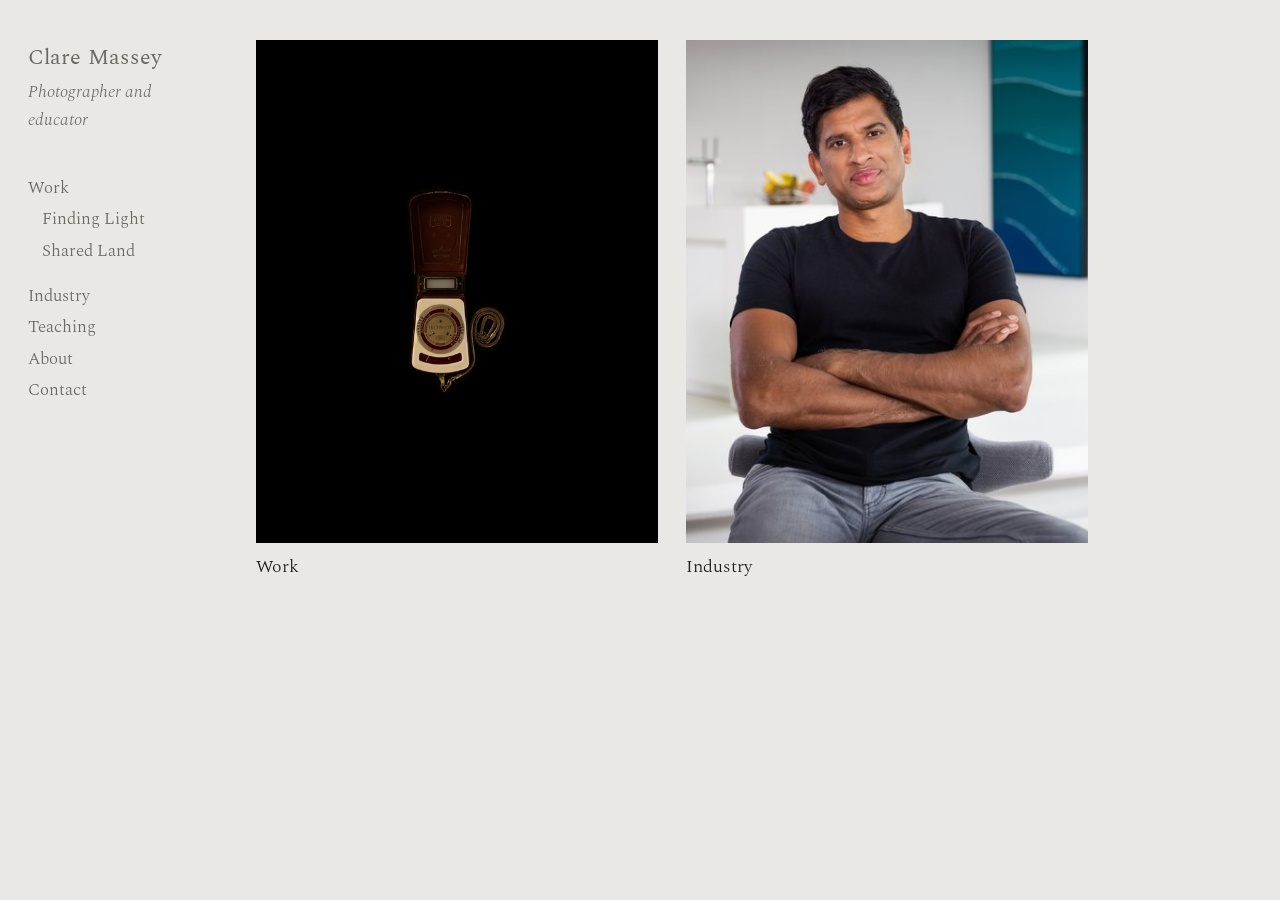
<file: index.html>
<!doctype html>
<html lang="en-GB"><head><meta charset="utf-8"><meta name="viewport" content="width=device-width,initial-scale=1">
<title>Clare Massey</title><meta name="description" content="Clare Massey — photographer and educator.">
<link rel="preconnect" href="https://fonts.googleapis.com"><link rel="preconnect" href="https://fonts.gstatic.com" crossorigin>
<link href="https://fonts.googleapis.com/css2?family=Spectral:ital,wght@0,300;0,400;1,300&display=swap" rel="stylesheet">
<link rel="stylesheet" href="style.css"></head>
<body><header class="side"><a class="name" href="index.html">Clare Massey</a><p class="role">Photographer and educator</p>
<nav aria-label="Main"><ul><li class="grp"><a href="work.html">Work</a></li><li class="sub"><a href="finding-light.html">Finding Light</a></li><li class="sub"><a href="shared-land.html">Shared Land</a></li><li><a href="industry.html">Industry</a></li><li><a href="teaching.html">Teaching</a></li><li><a href="about.html">About</a></li><li><a href="contact.html">Contact</a></li></ul></nav></header>
<main><section class="home"><a class="proj" href="work.html"><img src="img/finding-light/finding-light-ch34-darla-light-meter-sm.jpg" srcset="img/finding-light/finding-light-ch34-darla-light-meter-sm.jpg 800w, img/finding-light/finding-light-ch34-darla-light-meter.jpg 2600w" sizes="(min-width:900px) 30vw, 100vw" alt=""><span>Work</span></a><a class="proj" href="industry.html"><img src="img/industry/industry-02-dr-rangan-chatterjee-bbc-maestro-r-sm.jpg" srcset="img/industry/industry-02-dr-rangan-chatterjee-bbc-maestro-r-sm.jpg 800w, img/industry/industry-02-dr-rangan-chatterjee-bbc-maestro-r.jpg 2600w" sizes="(min-width:900px) 30vw, 100vw" alt=""><span>Industry</span></a></section></main>
<div class="lb" hidden><button class="lb-x" aria-label="Close">Close</button><img alt=""><p class="lb-c"></p></div>
<script src="lb.js"></script><script src="filter.js"></script><script data-goatcounter="https://claremassey.goatcounter.com/count" async src="//gc.zgo.at/count.js"></script></body></html>
</file>
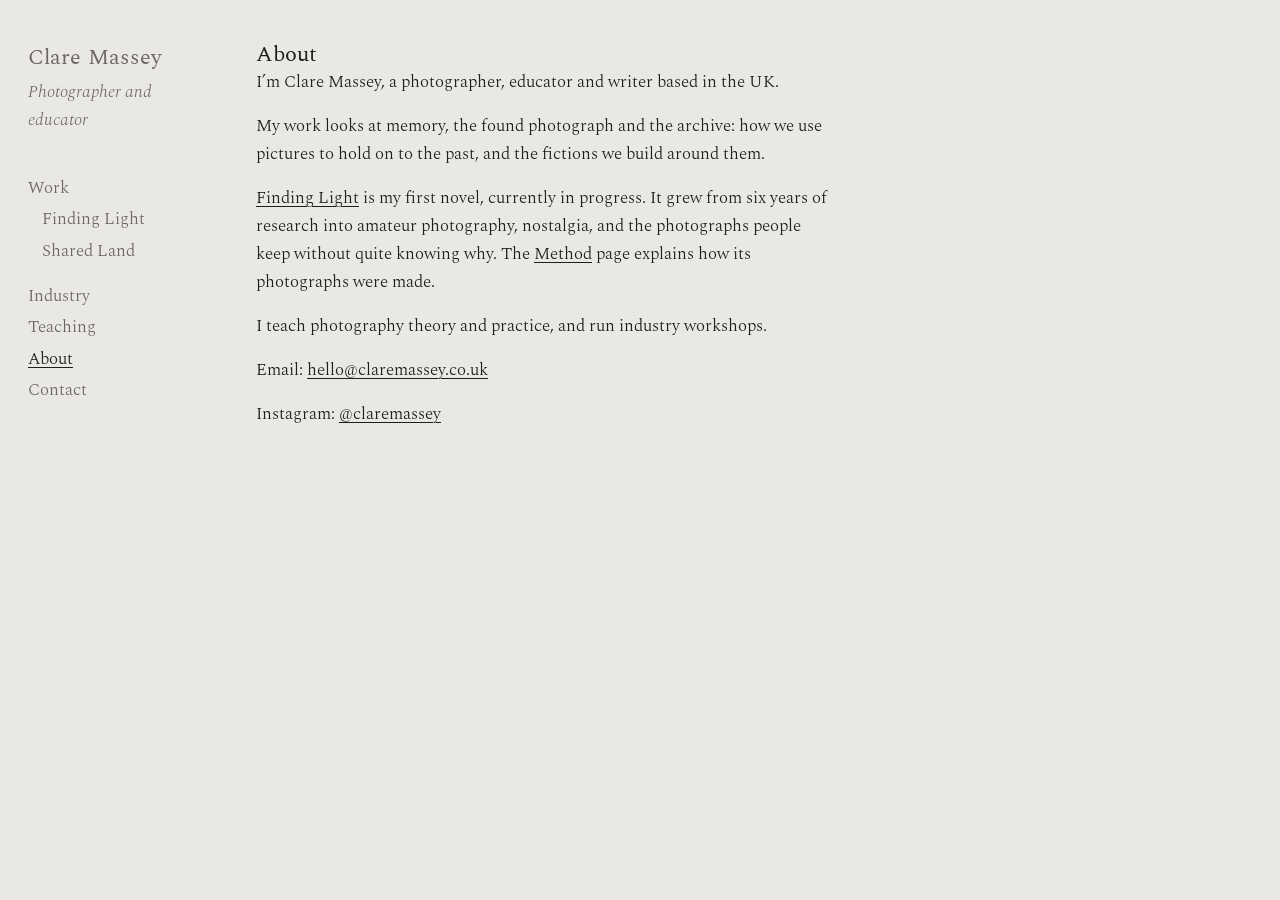
<file: about.html>
<!doctype html>
<html lang="en-GB"><head><meta charset="utf-8"><meta name="viewport" content="width=device-width,initial-scale=1">
<title>About — Clare Massey</title><meta name="description" content="Clare Massey — photographer and educator.">
<link rel="preconnect" href="https://fonts.googleapis.com"><link rel="preconnect" href="https://fonts.gstatic.com" crossorigin>
<link href="https://fonts.googleapis.com/css2?family=Spectral:ital,wght@0,300;0,400;1,300&display=swap" rel="stylesheet">
<link rel="stylesheet" href="style.css"></head>
<body><header class="side"><a class="name" href="index.html">Clare Massey</a><p class="role">Photographer and educator</p>
<nav aria-label="Main"><ul><li class="grp"><a href="work.html">Work</a></li><li class="sub"><a href="finding-light.html">Finding Light</a></li><li class="sub"><a href="shared-land.html">Shared Land</a></li><li><a href="industry.html">Industry</a></li><li><a href="teaching.html">Teaching</a></li><li><a href="about.html" aria-current="page">About</a></li><li><a href="contact.html">Contact</a></li></ul></nav></header>
<main><section class="intro"><h1>About</h1><p>I’m Clare Massey, a photographer, educator and writer based in the UK.</p>
<p>My work looks at memory, the found photograph and the archive: how we use pictures to hold on to the past, and the fictions we build around them.</p>
<p><a href="finding-light.html">Finding Light</a> is my first novel, currently in progress. It grew from six years of research into amateur photography, nostalgia, and the photographs people keep without quite knowing why. The <a href="method.html">Method</a> page explains how its photographs were made.</p>
<p>I teach photography theory and practice, and run industry workshops.</p>
<p>Email: <a href="mailto:hello@claremassey.co.uk">hello@claremassey.co.uk</a></p>
<p>Instagram: <a href="https://www.instagram.com/claremassey/">@claremassey</a></p></section></main>
<div class="lb" hidden><button class="lb-x" aria-label="Close">Close</button><img alt=""><p class="lb-c"></p></div>
<script src="lb.js"></script><script src="filter.js"></script><script data-goatcounter="https://claremassey.goatcounter.com/count" async src="//gc.zgo.at/count.js"></script></body></html>
</file>
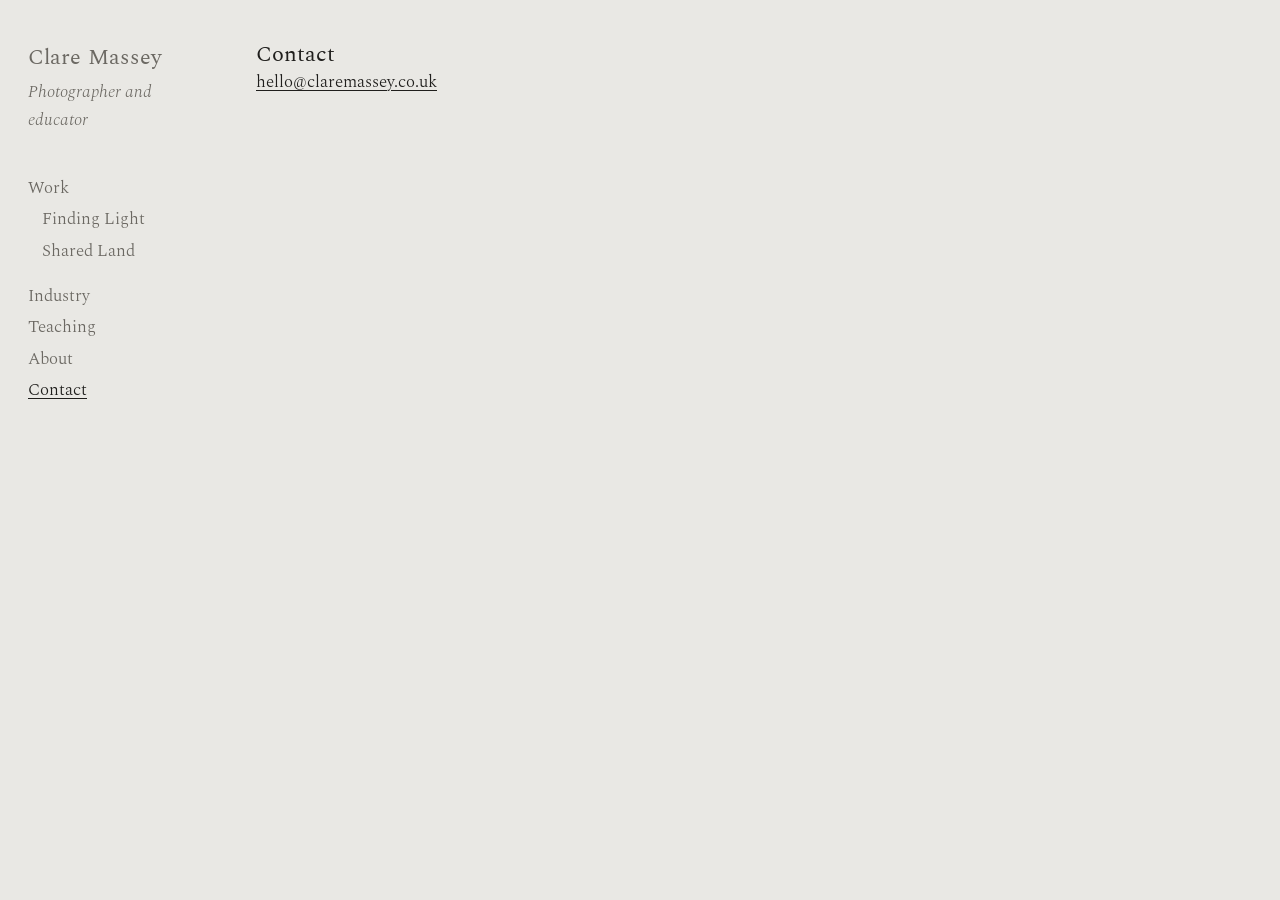
<file: contact.html>
<!doctype html>
<html lang="en-GB"><head><meta charset="utf-8"><meta name="viewport" content="width=device-width,initial-scale=1">
<title>Contact — Clare Massey</title><meta name="description" content="Clare Massey — photographer and educator.">
<link rel="preconnect" href="https://fonts.googleapis.com"><link rel="preconnect" href="https://fonts.gstatic.com" crossorigin>
<link href="https://fonts.googleapis.com/css2?family=Spectral:ital,wght@0,300;0,400;1,300&display=swap" rel="stylesheet">
<link rel="stylesheet" href="style.css"></head>
<body><header class="side"><a class="name" href="index.html">Clare Massey</a><p class="role">Photographer and educator</p>
<nav aria-label="Main"><ul><li class="grp"><a href="work.html">Work</a></li><li class="sub"><a href="finding-light.html">Finding Light</a></li><li class="sub"><a href="shared-land.html">Shared Land</a></li><li><a href="industry.html">Industry</a></li><li><a href="teaching.html">Teaching</a></li><li><a href="about.html">About</a></li><li><a href="contact.html" aria-current="page">Contact</a></li></ul></nav></header>
<main><section class="intro"><h1>Contact</h1><p><a href="mailto:hello@claremassey.co.uk">hello@claremassey.co.uk</a></p></section></main>
<div class="lb" hidden><button class="lb-x" aria-label="Close">Close</button><img alt=""><p class="lb-c"></p></div>
<script src="lb.js"></script><script src="filter.js"></script><script data-goatcounter="https://claremassey.goatcounter.com/count" async src="//gc.zgo.at/count.js"></script></body></html>
</file>
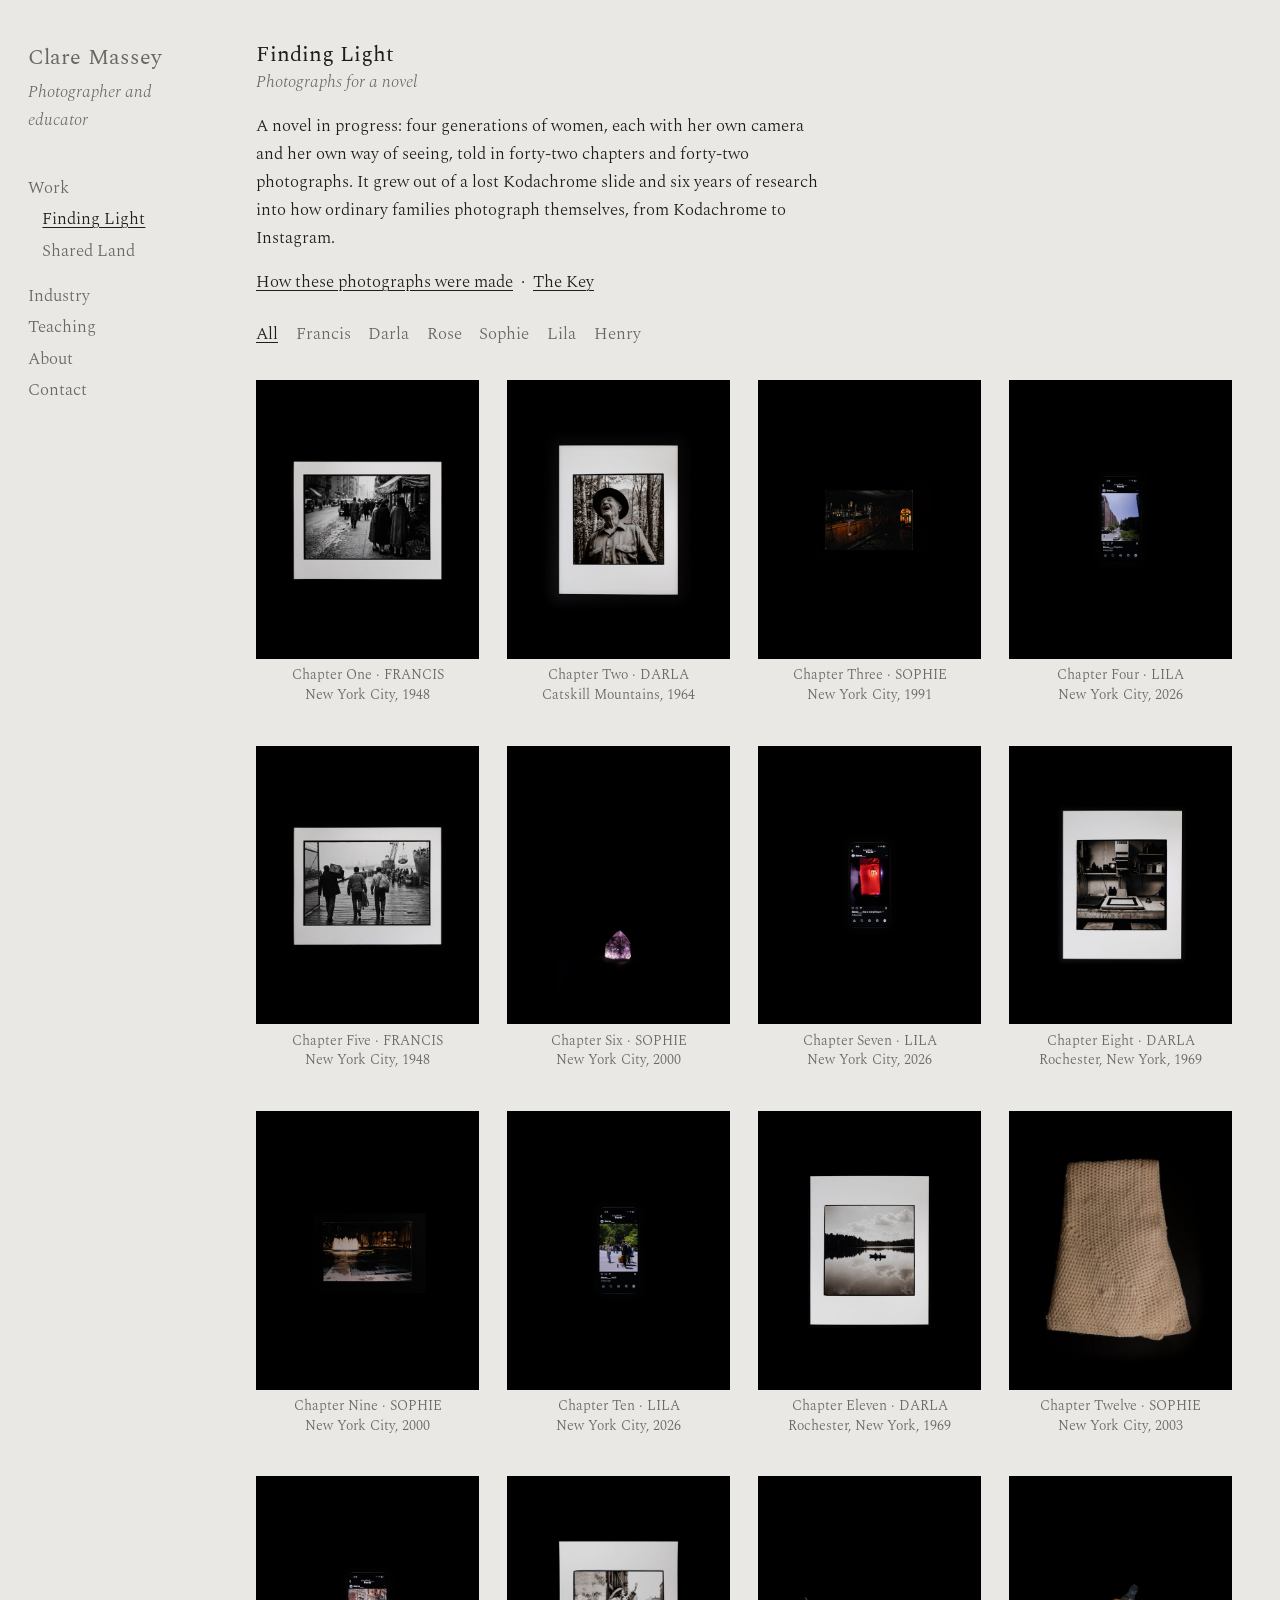
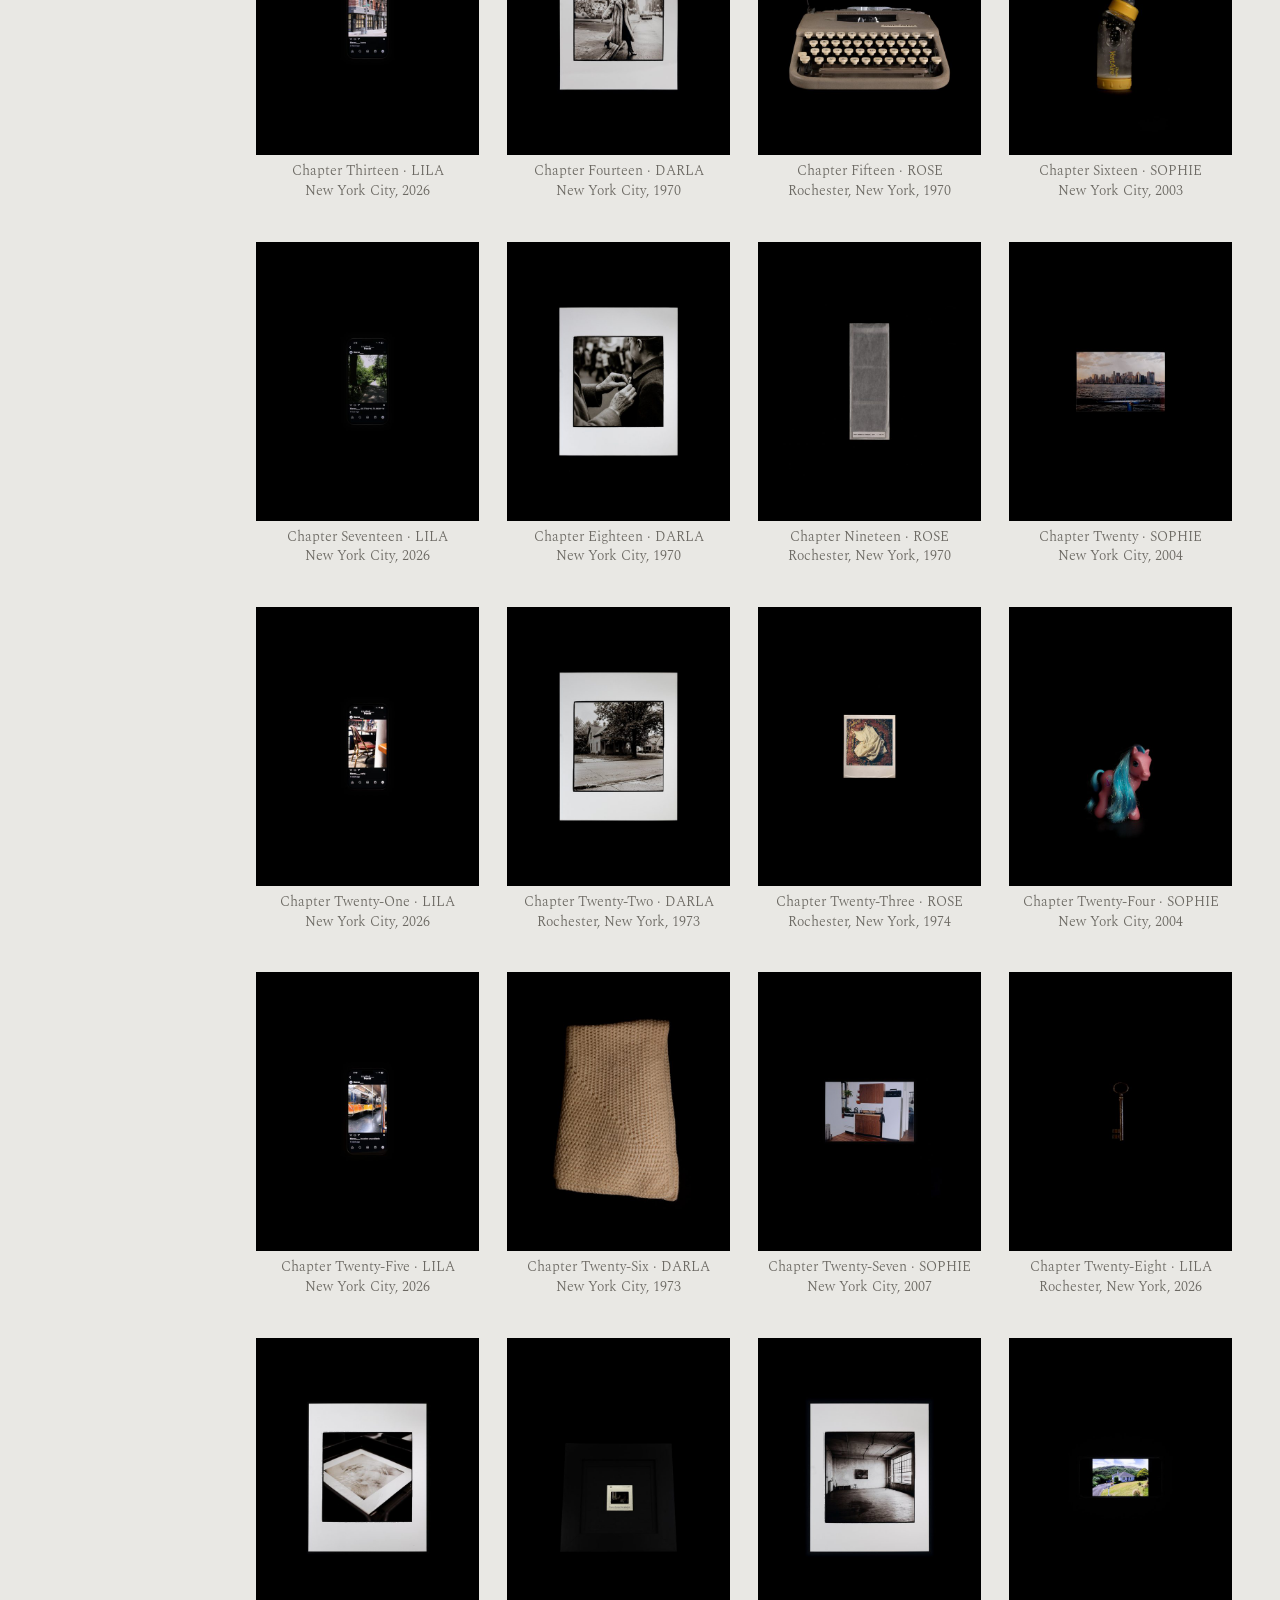
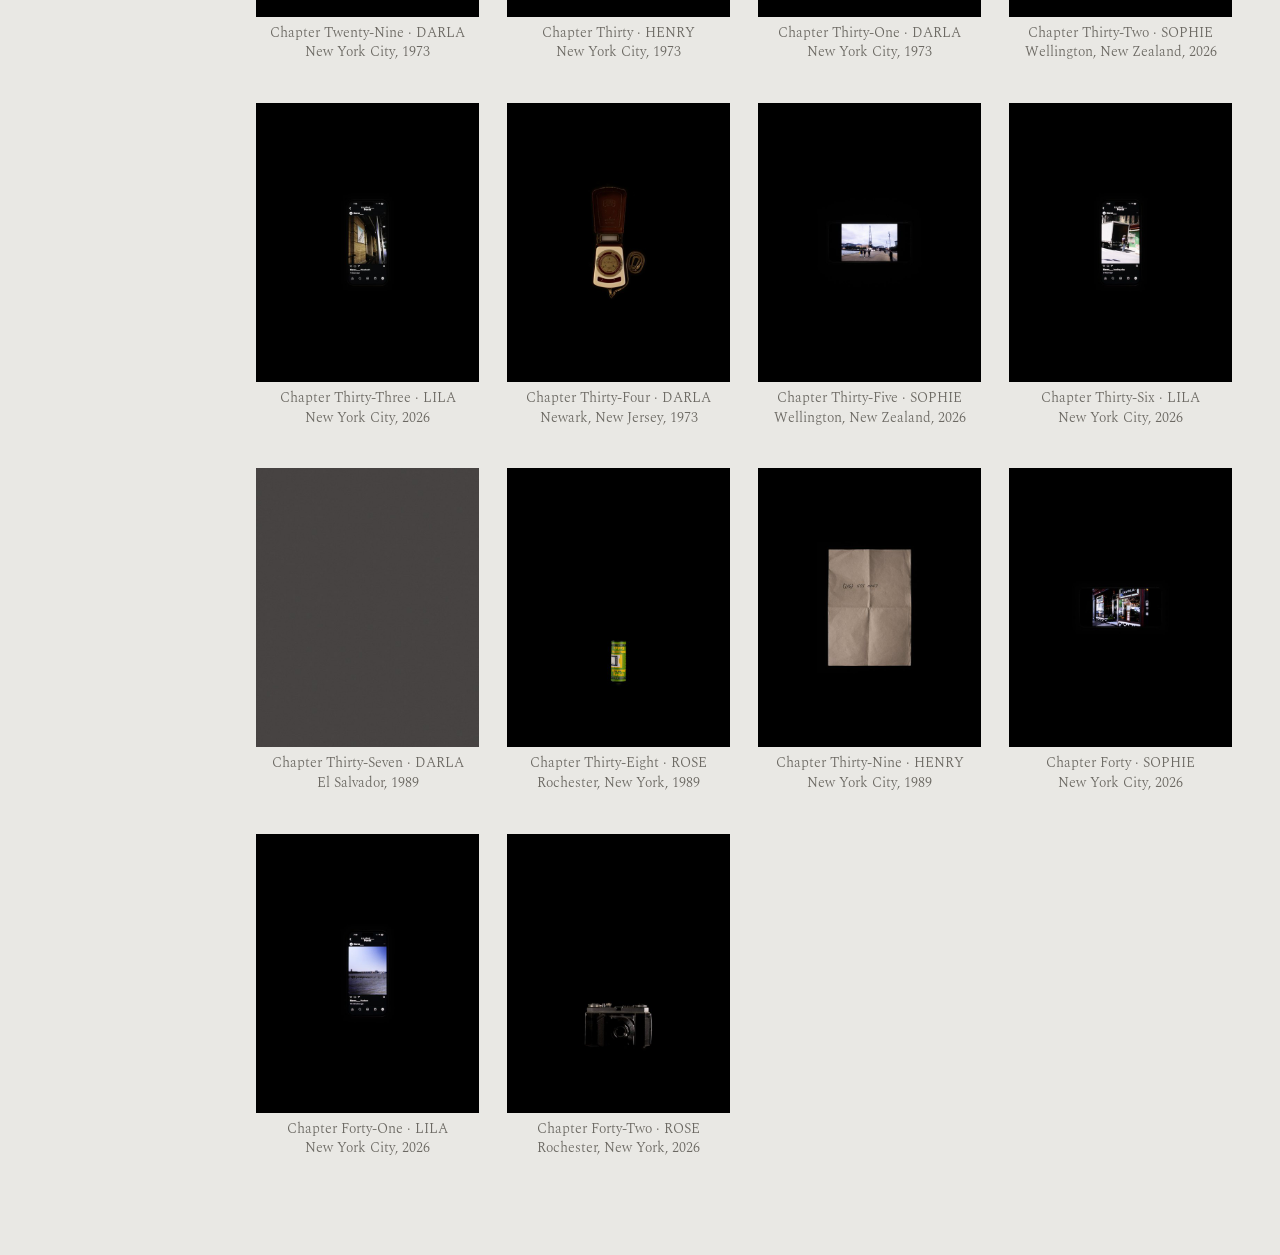
<file: finding-light.html>
<!doctype html>
<html lang="en-GB"><head><meta charset="utf-8"><meta name="viewport" content="width=device-width,initial-scale=1">
<title>Finding Light — Clare Massey</title><meta name="description" content="Finding Light — forty-two photographs made for a novel by Clare Massey.">
<link rel="preconnect" href="https://fonts.googleapis.com"><link rel="preconnect" href="https://fonts.gstatic.com" crossorigin>
<link href="https://fonts.googleapis.com/css2?family=Spectral:ital,wght@0,300;0,400;1,300&display=swap" rel="stylesheet">
<link rel="stylesheet" href="style.css"></head>
<body><header class="side"><a class="name" href="index.html">Clare Massey</a><p class="role">Photographer and educator</p>
<nav aria-label="Main"><ul><li class="grp"><a href="work.html">Work</a></li><li class="sub"><a href="finding-light.html" aria-current="page">Finding Light</a></li><li class="sub"><a href="shared-land.html">Shared Land</a></li><li><a href="industry.html">Industry</a></li><li><a href="teaching.html">Teaching</a></li><li><a href="about.html">About</a></li><li><a href="contact.html">Contact</a></li></ul></nav></header>
<main><section class="intro"><h1>Finding Light</h1><p class="meta">Photographs for a novel</p>
<p>A novel in progress: four generations of women, each with her own camera and her own way of seeing, told in forty-two chapters and forty-two photographs. It grew out of a lost Kodachrome slide and six years of research into how ordinary families photograph themselves, from Kodachrome to Instagram.</p>
<p><a href="method.html">How these photographs were made</a> &nbsp;·&nbsp; <a href="key.html">The Key</a></p></section>
<nav class="filter" aria-label="Show chapters by character"><button aria-pressed="true" data-c="">All</button><button data-c="francis">Francis</button><button data-c="darla">Darla</button><button data-c="rose">Rose</button><button data-c="sophie">Sophie</button><button data-c="lila">Lila</button><button data-c="henry">Henry</button></nav>
<section class="grid g4" aria-label="The forty-two chapter photographs"><figure class="c-francis"><a href="img/finding-light/finding-light-ch01-francis-hells-kitchen.jpg" class="z"><img src="img/finding-light/finding-light-ch01-francis-hells-kitchen-sm.jpg" srcset="img/finding-light/finding-light-ch01-francis-hells-kitchen-sm.jpg 800w, img/finding-light/finding-light-ch01-francis-hells-kitchen.jpg 2600w" sizes="(min-width:900px) 40vw, 100vw" alt="Finding Light, chapter 1: Francis, hell&#x27;s kitchen" loading="lazy"></a><figcaption>Chapter One · FRANCIS<span class="place">New York City, 1948</span></figcaption></figure><figure class="c-darla"><a href="img/finding-light/finding-light-ch02-darla-irwin.jpg" class="z"><img src="img/finding-light/finding-light-ch02-darla-irwin-sm.jpg" srcset="img/finding-light/finding-light-ch02-darla-irwin-sm.jpg 800w, img/finding-light/finding-light-ch02-darla-irwin.jpg 2600w" sizes="(min-width:900px) 40vw, 100vw" alt="Finding Light, chapter 2: Darla, irwin" loading="lazy"></a><figcaption>Chapter Two · DARLA<span class="place">Catskill Mountains, 1964</span></figcaption></figure><figure class="c-sophie"><a href="img/finding-light/finding-light-ch03-sophie-bar-jukebox.jpg" class="z"><img src="img/finding-light/finding-light-ch03-sophie-bar-jukebox-sm.jpg" srcset="img/finding-light/finding-light-ch03-sophie-bar-jukebox-sm.jpg 800w, img/finding-light/finding-light-ch03-sophie-bar-jukebox.jpg 2600w" sizes="(min-width:900px) 40vw, 100vw" alt="Finding Light, chapter 3: Sophie, bar jukebox" loading="lazy"></a><figcaption>Chapter Three · SOPHIE<span class="place">New York City, 1991</span></figcaption></figure><figure class="c-lila"><a href="img/finding-light/finding-light-ch04-lila-highline.jpg" class="z"><img src="img/finding-light/finding-light-ch04-lila-highline-sm.jpg" srcset="img/finding-light/finding-light-ch04-lila-highline-sm.jpg 800w, img/finding-light/finding-light-ch04-lila-highline.jpg 2600w" sizes="(min-width:900px) 40vw, 100vw" alt="Finding Light, chapter 4: Lila, highline" loading="lazy"></a><figcaption>Chapter Four · LILA<span class="place">New York City, 2026</span></figcaption></figure><figure class="c-francis"><a href="img/finding-light/finding-light-ch05-francis-docks.jpg" class="z"><img src="img/finding-light/finding-light-ch05-francis-docks-sm.jpg" srcset="img/finding-light/finding-light-ch05-francis-docks-sm.jpg 800w, img/finding-light/finding-light-ch05-francis-docks.jpg 2600w" sizes="(min-width:900px) 40vw, 100vw" alt="Finding Light, chapter 5: Francis, docks" loading="lazy"></a><figcaption>Chapter Five · FRANCIS<span class="place">New York City, 1948</span></figcaption></figure><figure class="c-sophie"><a href="img/finding-light/finding-light-ch06-sophie-amethyst.jpg" class="z"><img src="img/finding-light/finding-light-ch06-sophie-amethyst-sm.jpg" srcset="img/finding-light/finding-light-ch06-sophie-amethyst-sm.jpg 800w, img/finding-light/finding-light-ch06-sophie-amethyst.jpg 2600w" sizes="(min-width:900px) 40vw, 100vw" alt="Finding Light, chapter 6: Sophie, amethyst" loading="lazy"></a><figcaption>Chapter Six · SOPHIE<span class="place">New York City, 2000</span></figcaption></figure><figure class="c-lila"><a href="img/finding-light/finding-light-ch07-lila-exit-sign.jpg" class="z"><img src="img/finding-light/finding-light-ch07-lila-exit-sign-sm.jpg" srcset="img/finding-light/finding-light-ch07-lila-exit-sign-sm.jpg 800w, img/finding-light/finding-light-ch07-lila-exit-sign.jpg 2600w" sizes="(min-width:900px) 40vw, 100vw" alt="Finding Light, chapter 7: Lila, exit sign" loading="lazy"></a><figcaption>Chapter Seven · LILA<span class="place">New York City, 2026</span></figcaption></figure><figure class="c-darla"><a href="img/finding-light/finding-light-ch08-darla-darkroom.jpg" class="z"><img src="img/finding-light/finding-light-ch08-darla-darkroom-sm.jpg" srcset="img/finding-light/finding-light-ch08-darla-darkroom-sm.jpg 800w, img/finding-light/finding-light-ch08-darla-darkroom.jpg 2600w" sizes="(min-width:900px) 40vw, 100vw" alt="Finding Light, chapter 8: Darla, darkroom" loading="lazy"></a><figcaption>Chapter Eight · DARLA<span class="place">Rochester, New York, 1969</span></figcaption></figure><figure class="c-sophie"><a href="img/finding-light/finding-light-ch09-sophie-lincoln-center.jpg" class="z"><img src="img/finding-light/finding-light-ch09-sophie-lincoln-center-sm.jpg" srcset="img/finding-light/finding-light-ch09-sophie-lincoln-center-sm.jpg 800w, img/finding-light/finding-light-ch09-sophie-lincoln-center.jpg 2600w" sizes="(min-width:900px) 40vw, 100vw" alt="Finding Light, chapter 9: Sophie, lincoln center" loading="lazy"></a><figcaption>Chapter Nine · SOPHIE<span class="place">New York City, 2000</span></figcaption></figure><figure class="c-lila"><a href="img/finding-light/finding-light-ch10-lila-washington-square-jazz.jpg" class="z"><img src="img/finding-light/finding-light-ch10-lila-washington-square-jazz-sm.jpg" srcset="img/finding-light/finding-light-ch10-lila-washington-square-jazz-sm.jpg 800w, img/finding-light/finding-light-ch10-lila-washington-square-jazz.jpg 2600w" sizes="(min-width:900px) 40vw, 100vw" alt="Finding Light, chapter 10: Lila, washington square jazz" loading="lazy"></a><figcaption>Chapter Ten · LILA<span class="place">New York City, 2026</span></figcaption></figure><figure class="c-darla"><a href="img/finding-light/finding-light-ch11-darla-lake.jpg" class="z"><img src="img/finding-light/finding-light-ch11-darla-lake-sm.jpg" srcset="img/finding-light/finding-light-ch11-darla-lake-sm.jpg 800w, img/finding-light/finding-light-ch11-darla-lake.jpg 2600w" sizes="(min-width:900px) 40vw, 100vw" alt="Finding Light, chapter 11: Darla, lake" loading="lazy"></a><figcaption>Chapter Eleven · DARLA<span class="place">Rochester, New York, 1969</span></figcaption></figure><figure class="c-sophie"><a href="img/finding-light/finding-light-ch12-sophie-cream-blanket.jpg" class="z"><img src="img/finding-light/finding-light-ch12-sophie-cream-blanket-sm.jpg" srcset="img/finding-light/finding-light-ch12-sophie-cream-blanket-sm.jpg 800w, img/finding-light/finding-light-ch12-sophie-cream-blanket.jpg 2600w" sizes="(min-width:900px) 40vw, 100vw" alt="Finding Light, chapter 12: Sophie, cream blanket" loading="lazy"></a><figcaption>Chapter Twelve · SOPHIE<span class="place">New York City, 2003</span></figcaption></figure><figure class="c-lila"><a href="img/finding-light/finding-light-ch13-lila-rivington.jpg" class="z"><img src="img/finding-light/finding-light-ch13-lila-rivington-sm.jpg" srcset="img/finding-light/finding-light-ch13-lila-rivington-sm.jpg 800w, img/finding-light/finding-light-ch13-lila-rivington.jpg 2600w" sizes="(min-width:900px) 40vw, 100vw" alt="Finding Light, chapter 13: Lila, rivington" loading="lazy"></a><figcaption>Chapter Thirteen · LILA<span class="place">New York City, 2026</span></figcaption></figure><figure class="c-darla"><a href="img/finding-light/finding-light-ch14-darla-fur-coat.jpg" class="z"><img src="img/finding-light/finding-light-ch14-darla-fur-coat-sm.jpg" srcset="img/finding-light/finding-light-ch14-darla-fur-coat-sm.jpg 800w, img/finding-light/finding-light-ch14-darla-fur-coat.jpg 2600w" sizes="(min-width:900px) 40vw, 100vw" alt="Finding Light, chapter 14: Darla, fur coat" loading="lazy"></a><figcaption>Chapter Fourteen · DARLA<span class="place">New York City, 1970</span></figcaption></figure><figure class="c-rose"><a href="img/finding-light/finding-light-ch15-rose-typewriter.jpg" class="z"><img src="img/finding-light/finding-light-ch15-rose-typewriter-sm.jpg" srcset="img/finding-light/finding-light-ch15-rose-typewriter-sm.jpg 800w, img/finding-light/finding-light-ch15-rose-typewriter.jpg 2600w" sizes="(min-width:900px) 40vw, 100vw" alt="Finding Light, chapter 15: Rose, typewriter" loading="lazy"></a><figcaption>Chapter Fifteen · ROSE<span class="place">Rochester, New York, 1970</span></figcaption></figure><figure class="c-sophie"><a href="img/finding-light/finding-light-ch16-sophie-baby-bottle.jpg" class="z"><img src="img/finding-light/finding-light-ch16-sophie-baby-bottle-sm.jpg" srcset="img/finding-light/finding-light-ch16-sophie-baby-bottle-sm.jpg 800w, img/finding-light/finding-light-ch16-sophie-baby-bottle.jpg 2600w" sizes="(min-width:900px) 40vw, 100vw" alt="Finding Light, chapter 16: Sophie, baby bottle" loading="lazy"></a><figcaption>Chapter Sixteen · SOPHIE<span class="place">New York City, 2003</span></figcaption></figure><figure class="c-lila"><a href="img/finding-light/finding-light-ch17-lila-ramble.jpg" class="z"><img src="img/finding-light/finding-light-ch17-lila-ramble-sm.jpg" srcset="img/finding-light/finding-light-ch17-lila-ramble-sm.jpg 800w, img/finding-light/finding-light-ch17-lila-ramble.jpg 2600w" sizes="(min-width:900px) 40vw, 100vw" alt="Finding Light, chapter 17: Lila, ramble" loading="lazy"></a><figcaption>Chapter Seventeen · LILA<span class="place">New York City, 2026</span></figcaption></figure><figure class="c-darla"><a href="img/finding-light/finding-light-ch18-darla-march.jpg" class="z"><img src="img/finding-light/finding-light-ch18-darla-march-sm.jpg" srcset="img/finding-light/finding-light-ch18-darla-march-sm.jpg 800w, img/finding-light/finding-light-ch18-darla-march.jpg 2600w" sizes="(min-width:900px) 40vw, 100vw" alt="Finding Light, chapter 18: Darla, march" loading="lazy"></a><figcaption>Chapter Eighteen · DARLA<span class="place">New York City, 1970</span></figcaption></figure><figure class="c-rose"><a href="img/finding-light/finding-light-ch19-rose-glassine.jpg" class="z"><img src="img/finding-light/finding-light-ch19-rose-glassine-sm.jpg" srcset="img/finding-light/finding-light-ch19-rose-glassine-sm.jpg 800w, img/finding-light/finding-light-ch19-rose-glassine.jpg 2600w" sizes="(min-width:900px) 40vw, 100vw" alt="Finding Light, chapter 19: Rose, glassine" loading="lazy"></a><figcaption>Chapter Nineteen · ROSE<span class="place">Rochester, New York, 1970</span></figcaption></figure><figure class="c-sophie"><a href="img/finding-light/finding-light-ch20-sophie-skyline.jpg" class="z"><img src="img/finding-light/finding-light-ch20-sophie-skyline-sm.jpg" srcset="img/finding-light/finding-light-ch20-sophie-skyline-sm.jpg 800w, img/finding-light/finding-light-ch20-sophie-skyline.jpg 2600w" sizes="(min-width:900px) 40vw, 100vw" alt="Finding Light, chapter 20: Sophie, skyline" loading="lazy"></a><figcaption>Chapter Twenty · SOPHIE<span class="place">New York City, 2004</span></figcaption></figure><figure class="c-lila"><a href="img/finding-light/finding-light-ch21-lila-bistro-chair.jpg" class="z"><img src="img/finding-light/finding-light-ch21-lila-bistro-chair-sm.jpg" srcset="img/finding-light/finding-light-ch21-lila-bistro-chair-sm.jpg 800w, img/finding-light/finding-light-ch21-lila-bistro-chair.jpg 2600w" sizes="(min-width:900px) 40vw, 100vw" alt="Finding Light, chapter 21: Lila, bistro chair" loading="lazy"></a><figcaption>Chapter Twenty-One · LILA<span class="place">New York City, 2026</span></figcaption></figure><figure class="c-darla"><a href="img/finding-light/finding-light-ch22-darla-oak-tree.jpg" class="z"><img src="img/finding-light/finding-light-ch22-darla-oak-tree-sm.jpg" srcset="img/finding-light/finding-light-ch22-darla-oak-tree-sm.jpg 800w, img/finding-light/finding-light-ch22-darla-oak-tree.jpg 2600w" sizes="(min-width:900px) 40vw, 100vw" alt="Finding Light, chapter 22: Darla, oak tree" loading="lazy"></a><figcaption>Chapter Twenty-Two · DARLA<span class="place">Rochester, New York, 1973</span></figcaption></figure><figure class="c-rose"><a href="img/finding-light/finding-light-ch23-rose-polaroid.jpg" class="z"><img src="img/finding-light/finding-light-ch23-rose-polaroid-sm.jpg" srcset="img/finding-light/finding-light-ch23-rose-polaroid-sm.jpg 800w, img/finding-light/finding-light-ch23-rose-polaroid.jpg 2600w" sizes="(min-width:900px) 40vw, 100vw" alt="Finding Light, chapter 23: Rose, polaroid" loading="lazy"></a><figcaption>Chapter Twenty-Three · ROSE<span class="place">Rochester, New York, 1974</span></figcaption></figure><figure class="c-sophie"><a href="img/finding-light/finding-light-ch24-sophie-my-little-pony.jpg" class="z"><img src="img/finding-light/finding-light-ch24-sophie-my-little-pony-sm.jpg" srcset="img/finding-light/finding-light-ch24-sophie-my-little-pony-sm.jpg 800w, img/finding-light/finding-light-ch24-sophie-my-little-pony.jpg 2600w" sizes="(min-width:900px) 40vw, 100vw" alt="Finding Light, chapter 24: Sophie, my little pony" loading="lazy"></a><figcaption>Chapter Twenty-Four · SOPHIE<span class="place">New York City, 2004</span></figcaption></figure><figure class="c-lila"><a href="img/finding-light/finding-light-ch25-lila-subway.jpg" class="z"><img src="img/finding-light/finding-light-ch25-lila-subway-sm.jpg" srcset="img/finding-light/finding-light-ch25-lila-subway-sm.jpg 800w, img/finding-light/finding-light-ch25-lila-subway.jpg 2600w" sizes="(min-width:900px) 40vw, 100vw" alt="Finding Light, chapter 25: Lila, subway" loading="lazy"></a><figcaption>Chapter Twenty-Five · LILA<span class="place">New York City, 2026</span></figcaption></figure><figure class="c-darla"><a href="img/finding-light/finding-light-ch26-darla-cream-blanket.jpg" class="z"><img src="img/finding-light/finding-light-ch26-darla-cream-blanket-sm.jpg" srcset="img/finding-light/finding-light-ch26-darla-cream-blanket-sm.jpg 800w, img/finding-light/finding-light-ch26-darla-cream-blanket.jpg 2600w" sizes="(min-width:900px) 40vw, 100vw" alt="Finding Light, chapter 26: Darla, cream blanket" loading="lazy"></a><figcaption>Chapter Twenty-Six · DARLA<span class="place">New York City, 1973</span></figcaption></figure><figure class="c-sophie"><a href="img/finding-light/finding-light-ch27-sophie-kitchen.jpg" class="z"><img src="img/finding-light/finding-light-ch27-sophie-kitchen-sm.jpg" srcset="img/finding-light/finding-light-ch27-sophie-kitchen-sm.jpg 800w, img/finding-light/finding-light-ch27-sophie-kitchen.jpg 2600w" sizes="(min-width:900px) 40vw, 100vw" alt="Finding Light, chapter 27: Sophie, kitchen" loading="lazy"></a><figcaption>Chapter Twenty-Seven · SOPHIE<span class="place">New York City, 2007</span></figcaption></figure><figure class="c-lila"><a href="img/finding-light/finding-light-ch28-lila-key.jpg" class="z"><img src="img/finding-light/finding-light-ch28-lila-key-sm.jpg" srcset="img/finding-light/finding-light-ch28-lila-key-sm.jpg 800w, img/finding-light/finding-light-ch28-lila-key.jpg 2600w" sizes="(min-width:900px) 40vw, 100vw" alt="Finding Light, chapter 28: Lila, key" loading="lazy"></a><figcaption>Chapter Twenty-Eight · LILA<span class="place">Rochester, New York, 2026</span></figcaption></figure><figure class="c-darla"><a href="img/finding-light/finding-light-ch29-darla-developer-tray.jpg" class="z"><img src="img/finding-light/finding-light-ch29-darla-developer-tray-sm.jpg" srcset="img/finding-light/finding-light-ch29-darla-developer-tray-sm.jpg 800w, img/finding-light/finding-light-ch29-darla-developer-tray.jpg 2600w" sizes="(min-width:900px) 40vw, 100vw" alt="Finding Light, chapter 29: Darla, developer tray" loading="lazy"></a><figcaption>Chapter Twenty-Nine · DARLA<span class="place">New York City, 1973</span></figcaption></figure><figure class="c-henry"><a href="img/finding-light/finding-light-ch30-henry-kodachrome.jpg" class="z"><img src="img/finding-light/finding-light-ch30-henry-kodachrome-sm.jpg" srcset="img/finding-light/finding-light-ch30-henry-kodachrome-sm.jpg 800w, img/finding-light/finding-light-ch30-henry-kodachrome.jpg 2600w" sizes="(min-width:900px) 40vw, 100vw" alt="Finding Light, chapter 30: Henry, kodachrome" loading="lazy"></a><figcaption>Chapter Thirty · HENRY<span class="place">New York City, 1973</span></figcaption></figure><figure class="c-darla"><a href="img/finding-light/finding-light-ch31-darla-studio.jpg" class="z"><img src="img/finding-light/finding-light-ch31-darla-studio-sm.jpg" srcset="img/finding-light/finding-light-ch31-darla-studio-sm.jpg 800w, img/finding-light/finding-light-ch31-darla-studio.jpg 2600w" sizes="(min-width:900px) 40vw, 100vw" alt="Finding Light, chapter 31: Darla, studio" loading="lazy"></a><figcaption>Chapter Thirty-One · DARLA<span class="place">New York City, 1973</span></figcaption></figure><figure class="c-sophie"><a href="img/finding-light/finding-light-ch32-sophie-new-zealand-villa.jpg" class="z"><img src="img/finding-light/finding-light-ch32-sophie-new-zealand-villa-sm.jpg" srcset="img/finding-light/finding-light-ch32-sophie-new-zealand-villa-sm.jpg 800w, img/finding-light/finding-light-ch32-sophie-new-zealand-villa.jpg 2600w" sizes="(min-width:900px) 40vw, 100vw" alt="Finding Light, chapter 32: Sophie, new zealand villa" loading="lazy"></a><figcaption>Chapter Thirty-Two · SOPHIE<span class="place">Wellington, New Zealand, 2026</span></figcaption></figure><figure class="c-lila"><a href="img/finding-light/finding-light-ch33-lila-westbeth.jpg" class="z"><img src="img/finding-light/finding-light-ch33-lila-westbeth-sm.jpg" srcset="img/finding-light/finding-light-ch33-lila-westbeth-sm.jpg 800w, img/finding-light/finding-light-ch33-lila-westbeth.jpg 2600w" sizes="(min-width:900px) 40vw, 100vw" alt="Finding Light, chapter 33: Lila, westbeth" loading="lazy"></a><figcaption>Chapter Thirty-Three · LILA<span class="place">New York City, 2026</span></figcaption></figure><figure class="c-darla"><a href="img/finding-light/finding-light-ch34-darla-light-meter.jpg" class="z"><img src="img/finding-light/finding-light-ch34-darla-light-meter-sm.jpg" srcset="img/finding-light/finding-light-ch34-darla-light-meter-sm.jpg 800w, img/finding-light/finding-light-ch34-darla-light-meter.jpg 2600w" sizes="(min-width:900px) 40vw, 100vw" alt="Finding Light, chapter 34: Darla, light meter" loading="lazy"></a><figcaption>Chapter Thirty-Four · DARLA<span class="place">Newark, New Jersey, 1973</span></figcaption></figure><figure class="c-sophie"><a href="img/finding-light/finding-light-ch35-sophie-harbour.jpg" class="z"><img src="img/finding-light/finding-light-ch35-sophie-harbour-sm.jpg" srcset="img/finding-light/finding-light-ch35-sophie-harbour-sm.jpg 800w, img/finding-light/finding-light-ch35-sophie-harbour.jpg 2600w" sizes="(min-width:900px) 40vw, 100vw" alt="Finding Light, chapter 35: Sophie, harbour" loading="lazy"></a><figcaption>Chapter Thirty-Five · SOPHIE<span class="place">Wellington, New Zealand, 2026</span></figcaption></figure><figure class="c-lila"><a href="img/finding-light/finding-light-ch36-lila-truck.jpg" class="z"><img src="img/finding-light/finding-light-ch36-lila-truck-sm.jpg" srcset="img/finding-light/finding-light-ch36-lila-truck-sm.jpg 800w, img/finding-light/finding-light-ch36-lila-truck.jpg 2600w" sizes="(min-width:900px) 40vw, 100vw" alt="Finding Light, chapter 36: Lila, truck" loading="lazy"></a><figcaption>Chapter Thirty-Six · LILA<span class="place">New York City, 2026</span></figcaption></figure><figure class="c-darla"><a href="img/finding-light/finding-light-ch37-darla-blank-panel.jpg" class="z"><img src="img/finding-light/finding-light-ch37-darla-blank-panel-sm.jpg" srcset="img/finding-light/finding-light-ch37-darla-blank-panel-sm.jpg 800w, img/finding-light/finding-light-ch37-darla-blank-panel.jpg 2600w" sizes="(min-width:900px) 40vw, 100vw" alt="Finding Light, chapter 37: Darla, blank panel" loading="lazy"></a><figcaption>Chapter Thirty-Seven · DARLA<span class="place">El Salvador, 1989</span></figcaption></figure><figure class="c-rose"><a href="img/finding-light/finding-light-ch38-rose-last-roll.jpg" class="z"><img src="img/finding-light/finding-light-ch38-rose-last-roll-sm.jpg" srcset="img/finding-light/finding-light-ch38-rose-last-roll-sm.jpg 800w, img/finding-light/finding-light-ch38-rose-last-roll.jpg 2600w" sizes="(min-width:900px) 40vw, 100vw" alt="Finding Light, chapter 38: Rose, last roll" loading="lazy"></a><figcaption>Chapter Thirty-Eight · ROSE<span class="place">Rochester, New York, 1989</span></figcaption></figure><figure class="c-henry"><a href="img/finding-light/finding-light-ch39-henry-phone-number-flyer.jpg" class="z"><img src="img/finding-light/finding-light-ch39-henry-phone-number-flyer-sm.jpg" srcset="img/finding-light/finding-light-ch39-henry-phone-number-flyer-sm.jpg 800w, img/finding-light/finding-light-ch39-henry-phone-number-flyer.jpg 2600w" sizes="(min-width:900px) 40vw, 100vw" alt="Finding Light, chapter 39: Henry, phone number flyer" loading="lazy"></a><figcaption>Chapter Thirty-Nine · HENRY<span class="place">New York City, 1989</span></figcaption></figure><figure class="c-sophie"><a href="img/finding-light/finding-light-ch40-sophie-ninth-avenue.jpg" class="z"><img src="img/finding-light/finding-light-ch40-sophie-ninth-avenue-sm.jpg" srcset="img/finding-light/finding-light-ch40-sophie-ninth-avenue-sm.jpg 800w, img/finding-light/finding-light-ch40-sophie-ninth-avenue.jpg 2600w" sizes="(min-width:900px) 40vw, 100vw" alt="Finding Light, chapter 40: Sophie, ninth avenue" loading="lazy"></a><figcaption>Chapter Forty · SOPHIE<span class="place">New York City, 2026</span></figcaption></figure><figure class="c-lila"><a href="img/finding-light/finding-light-ch41-lila-pilings.jpg" class="z"><img src="img/finding-light/finding-light-ch41-lila-pilings-sm.jpg" srcset="img/finding-light/finding-light-ch41-lila-pilings-sm.jpg 800w, img/finding-light/finding-light-ch41-lila-pilings.jpg 2600w" sizes="(min-width:900px) 40vw, 100vw" alt="Finding Light, chapter 41: Lila, pilings" loading="lazy"></a><figcaption>Chapter Forty-One · LILA<span class="place">New York City, 2026</span></figcaption></figure><figure class="c-rose"><a href="img/finding-light/finding-light-ch42-rose-retina.jpg" class="z"><img src="img/finding-light/finding-light-ch42-rose-retina-sm.jpg" srcset="img/finding-light/finding-light-ch42-rose-retina-sm.jpg 800w, img/finding-light/finding-light-ch42-rose-retina.jpg 2600w" sizes="(min-width:900px) 40vw, 100vw" alt="Finding Light, chapter 42: Rose, retina" loading="lazy"></a><figcaption>Chapter Forty-Two · ROSE<span class="place">Rochester, New York, 2026</span></figcaption></figure></section></main>
<div class="lb" hidden><button class="lb-x" aria-label="Close">Close</button><img alt=""><p class="lb-c"></p></div>
<script src="lb.js"></script><script src="filter.js"></script><script data-goatcounter="https://claremassey.goatcounter.com/count" async src="//gc.zgo.at/count.js"></script></body></html>
</file>
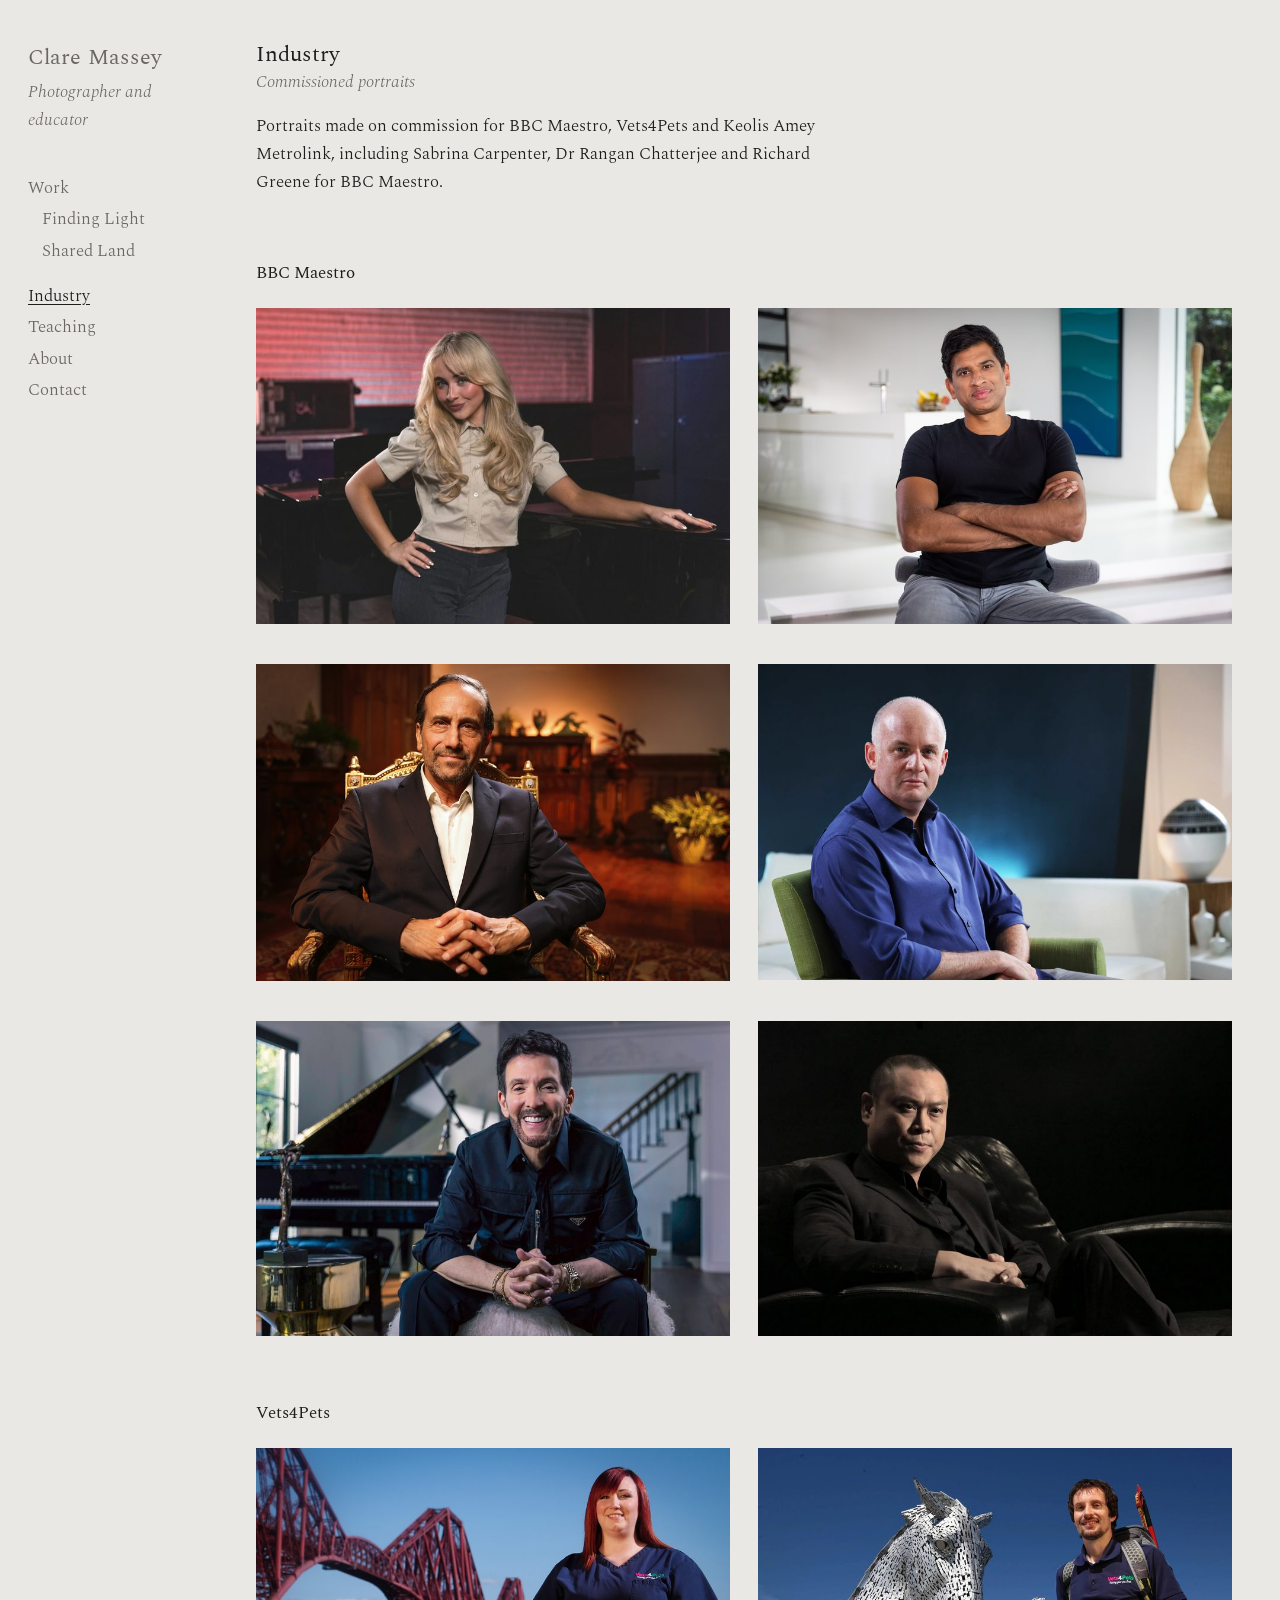
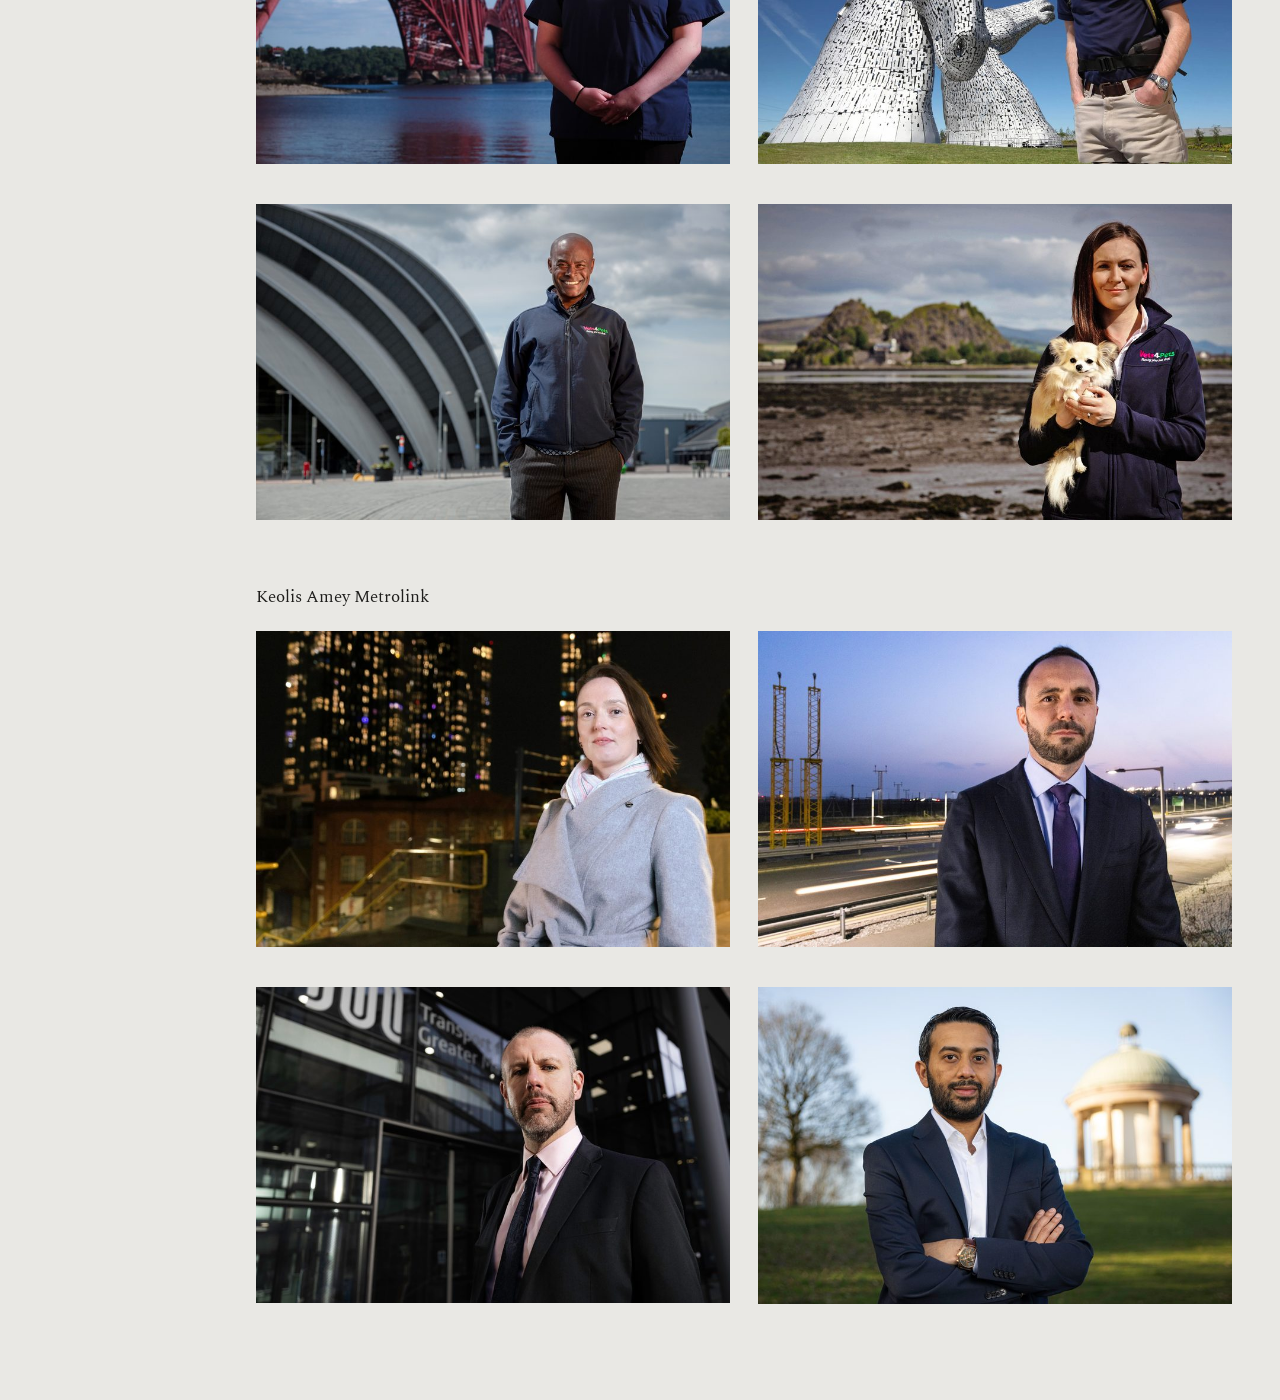
<file: industry.html>
<!doctype html>
<html lang="en-GB"><head><meta charset="utf-8"><meta name="viewport" content="width=device-width,initial-scale=1">
<title>Industry — Clare Massey</title><meta name="description" content="Industry — commissioned portraits by Clare Massey.">
<link rel="preconnect" href="https://fonts.googleapis.com"><link rel="preconnect" href="https://fonts.gstatic.com" crossorigin>
<link href="https://fonts.googleapis.com/css2?family=Spectral:ital,wght@0,300;0,400;1,300&display=swap" rel="stylesheet">
<link rel="stylesheet" href="style.css"></head>
<body><header class="side"><a class="name" href="index.html">Clare Massey</a><p class="role">Photographer and educator</p>
<nav aria-label="Main"><ul><li class="grp"><a href="work.html">Work</a></li><li class="sub"><a href="finding-light.html">Finding Light</a></li><li class="sub"><a href="shared-land.html">Shared Land</a></li><li><a href="industry.html" aria-current="page">Industry</a></li><li><a href="teaching.html">Teaching</a></li><li><a href="about.html">About</a></li><li><a href="contact.html">Contact</a></li></ul></nav></header>
<main><section class="intro"><h1>Industry</h1><p class="meta">Commissioned portraits</p>
<p>Portraits made on commission for BBC Maestro, Vets4Pets and Keolis Amey Metrolink, including Sabrina Carpenter, Dr Rangan Chatterjee and Richard Greene for BBC Maestro.</p></section><section><h2>BBC Maestro</h2><div class="grid g2"><figure class=""><a href="img/industry/industry-01-sabrina-carpenter-bbc-maestro.jpg" class="z"><img src="img/industry/industry-01-sabrina-carpenter-bbc-maestro-sm.jpg" srcset="img/industry/industry-01-sabrina-carpenter-bbc-maestro-sm.jpg 800w, img/industry/industry-01-sabrina-carpenter-bbc-maestro.jpg 2600w" sizes="(min-width:900px) 40vw, 100vw" alt="Commissioned portrait for BBC Maestro: sabrina carpenter bbc maestro" loading="lazy"></a></figure><figure class=""><a href="img/industry/industry-02-dr-rangan-chatterjee-bbc-maestro-r.jpg" class="z"><img src="img/industry/industry-02-dr-rangan-chatterjee-bbc-maestro-r-sm.jpg" srcset="img/industry/industry-02-dr-rangan-chatterjee-bbc-maestro-r-sm.jpg 800w, img/industry/industry-02-dr-rangan-chatterjee-bbc-maestro-r.jpg 2600w" sizes="(min-width:900px) 40vw, 100vw" alt="Commissioned portrait for BBC Maestro: dr rangan chatterjee bbc maestro r" loading="lazy"></a></figure><figure class=""><a href="img/industry/industry-02b-richard-greene-bbc-maestro.jpg" class="z"><img src="img/industry/industry-02b-richard-greene-bbc-maestro-sm.jpg" srcset="img/industry/industry-02b-richard-greene-bbc-maestro-sm.jpg 800w, img/industry/industry-02b-richard-greene-bbc-maestro.jpg 2600w" sizes="(min-width:900px) 40vw, 100vw" alt="Commissioned portrait for BBC Maestro: richard greene bbc maestro" loading="lazy"></a></figure><figure class=""><a href="img/industry/industry-03-author-portrait-bbc-maestro.jpg" class="z"><img src="img/industry/industry-03-author-portrait-bbc-maestro-sm.jpg" srcset="img/industry/industry-03-author-portrait-bbc-maestro-sm.jpg 800w, img/industry/industry-03-author-portrait-bbc-maestro.jpg 2600w" sizes="(min-width:900px) 40vw, 100vw" alt="Commissioned portrait for BBC Maestro: author portrait bbc maestro" loading="lazy"></a></figure><figure class=""><a href="img/industry/industry-04-portrait-piano-bbc-maestro.jpg" class="z"><img src="img/industry/industry-04-portrait-piano-bbc-maestro-sm.jpg" srcset="img/industry/industry-04-portrait-piano-bbc-maestro-sm.jpg 800w, img/industry/industry-04-portrait-piano-bbc-maestro.jpg 2600w" sizes="(min-width:900px) 40vw, 100vw" alt="Commissioned portrait for BBC Maestro: portrait piano bbc maestro" loading="lazy"></a></figure><figure class=""><a href="img/industry/industry-05-low-key-portrait-bbc-maestro.jpg" class="z"><img src="img/industry/industry-05-low-key-portrait-bbc-maestro-sm.jpg" srcset="img/industry/industry-05-low-key-portrait-bbc-maestro-sm.jpg 800w, img/industry/industry-05-low-key-portrait-bbc-maestro.jpg 2600w" sizes="(min-width:900px) 40vw, 100vw" alt="Commissioned portrait for BBC Maestro: low key portrait bbc maestro" loading="lazy"></a></figure></div></section><section><h2>Vets4Pets</h2><div class="grid g2"><figure class=""><a href="img/industry/industry-06-vets4pets-forth-bridge.jpg" class="z"><img src="img/industry/industry-06-vets4pets-forth-bridge-sm.jpg" srcset="img/industry/industry-06-vets4pets-forth-bridge-sm.jpg 800w, img/industry/industry-06-vets4pets-forth-bridge.jpg 2600w" sizes="(min-width:900px) 40vw, 100vw" alt="Commissioned portrait for Vets4Pets: vets4pets forth bridge" loading="lazy"></a></figure><figure class=""><a href="img/industry/industry-07-vets4pets-kelpies.jpg" class="z"><img src="img/industry/industry-07-vets4pets-kelpies-sm.jpg" srcset="img/industry/industry-07-vets4pets-kelpies-sm.jpg 800w, img/industry/industry-07-vets4pets-kelpies.jpg 2600w" sizes="(min-width:900px) 40vw, 100vw" alt="Commissioned portrait for Vets4Pets: vets4pets kelpies" loading="lazy"></a></figure><figure class=""><a href="img/industry/industry-08-vets4pets-glasgow.jpg" class="z"><img src="img/industry/industry-08-vets4pets-glasgow-sm.jpg" srcset="img/industry/industry-08-vets4pets-glasgow-sm.jpg 800w, img/industry/industry-08-vets4pets-glasgow.jpg 2600w" sizes="(min-width:900px) 40vw, 100vw" alt="Commissioned portrait for Vets4Pets: vets4pets glasgow" loading="lazy"></a></figure><figure class=""><a href="img/industry/industry-09-vets4pets-coast-portrait.jpg" class="z"><img src="img/industry/industry-09-vets4pets-coast-portrait-sm.jpg" srcset="img/industry/industry-09-vets4pets-coast-portrait-sm.jpg 800w, img/industry/industry-09-vets4pets-coast-portrait.jpg 2600w" sizes="(min-width:900px) 40vw, 100vw" alt="Commissioned portrait for Vets4Pets: vets4pets coast portrait" loading="lazy"></a></figure></div></section><section><h2>Keolis Amey Metrolink</h2><div class="grid g2"><figure class=""><a href="img/industry/industry-10-metrolink-manchester-night.jpg" class="z"><img src="img/industry/industry-10-metrolink-manchester-night-sm.jpg" srcset="img/industry/industry-10-metrolink-manchester-night-sm.jpg 800w, img/industry/industry-10-metrolink-manchester-night.jpg 2600w" sizes="(min-width:900px) 40vw, 100vw" alt="Commissioned portrait for Keolis Amey Metrolink: metrolink manchester night" loading="lazy"></a></figure><figure class=""><a href="img/industry/industry-11-metrolink-dusk.jpg" class="z"><img src="img/industry/industry-11-metrolink-dusk-sm.jpg" srcset="img/industry/industry-11-metrolink-dusk-sm.jpg 800w, img/industry/industry-11-metrolink-dusk.jpg 2600w" sizes="(min-width:900px) 40vw, 100vw" alt="Commissioned portrait for Keolis Amey Metrolink: metrolink dusk" loading="lazy"></a></figure><figure class=""><a href="img/industry/industry-12-metrolink-portrait.jpg" class="z"><img src="img/industry/industry-12-metrolink-portrait-sm.jpg" srcset="img/industry/industry-12-metrolink-portrait-sm.jpg 800w, img/industry/industry-12-metrolink-portrait.jpg 2600w" sizes="(min-width:900px) 40vw, 100vw" alt="Commissioned portrait for Keolis Amey Metrolink: metrolink portrait" loading="lazy"></a></figure><figure class=""><a href="img/industry/industry-13-metrolink-portrait-park.jpg" class="z"><img src="img/industry/industry-13-metrolink-portrait-park-sm.jpg" srcset="img/industry/industry-13-metrolink-portrait-park-sm.jpg 800w, img/industry/industry-13-metrolink-portrait-park.jpg 2600w" sizes="(min-width:900px) 40vw, 100vw" alt="Commissioned portrait for Keolis Amey Metrolink: metrolink portrait park" loading="lazy"></a></figure></div></section></main>
<div class="lb" hidden><button class="lb-x" aria-label="Close">Close</button><img alt=""><p class="lb-c"></p></div>
<script src="lb.js"></script><script src="filter.js"></script><script data-goatcounter="https://claremassey.goatcounter.com/count" async src="//gc.zgo.at/count.js"></script></body></html>
</file>
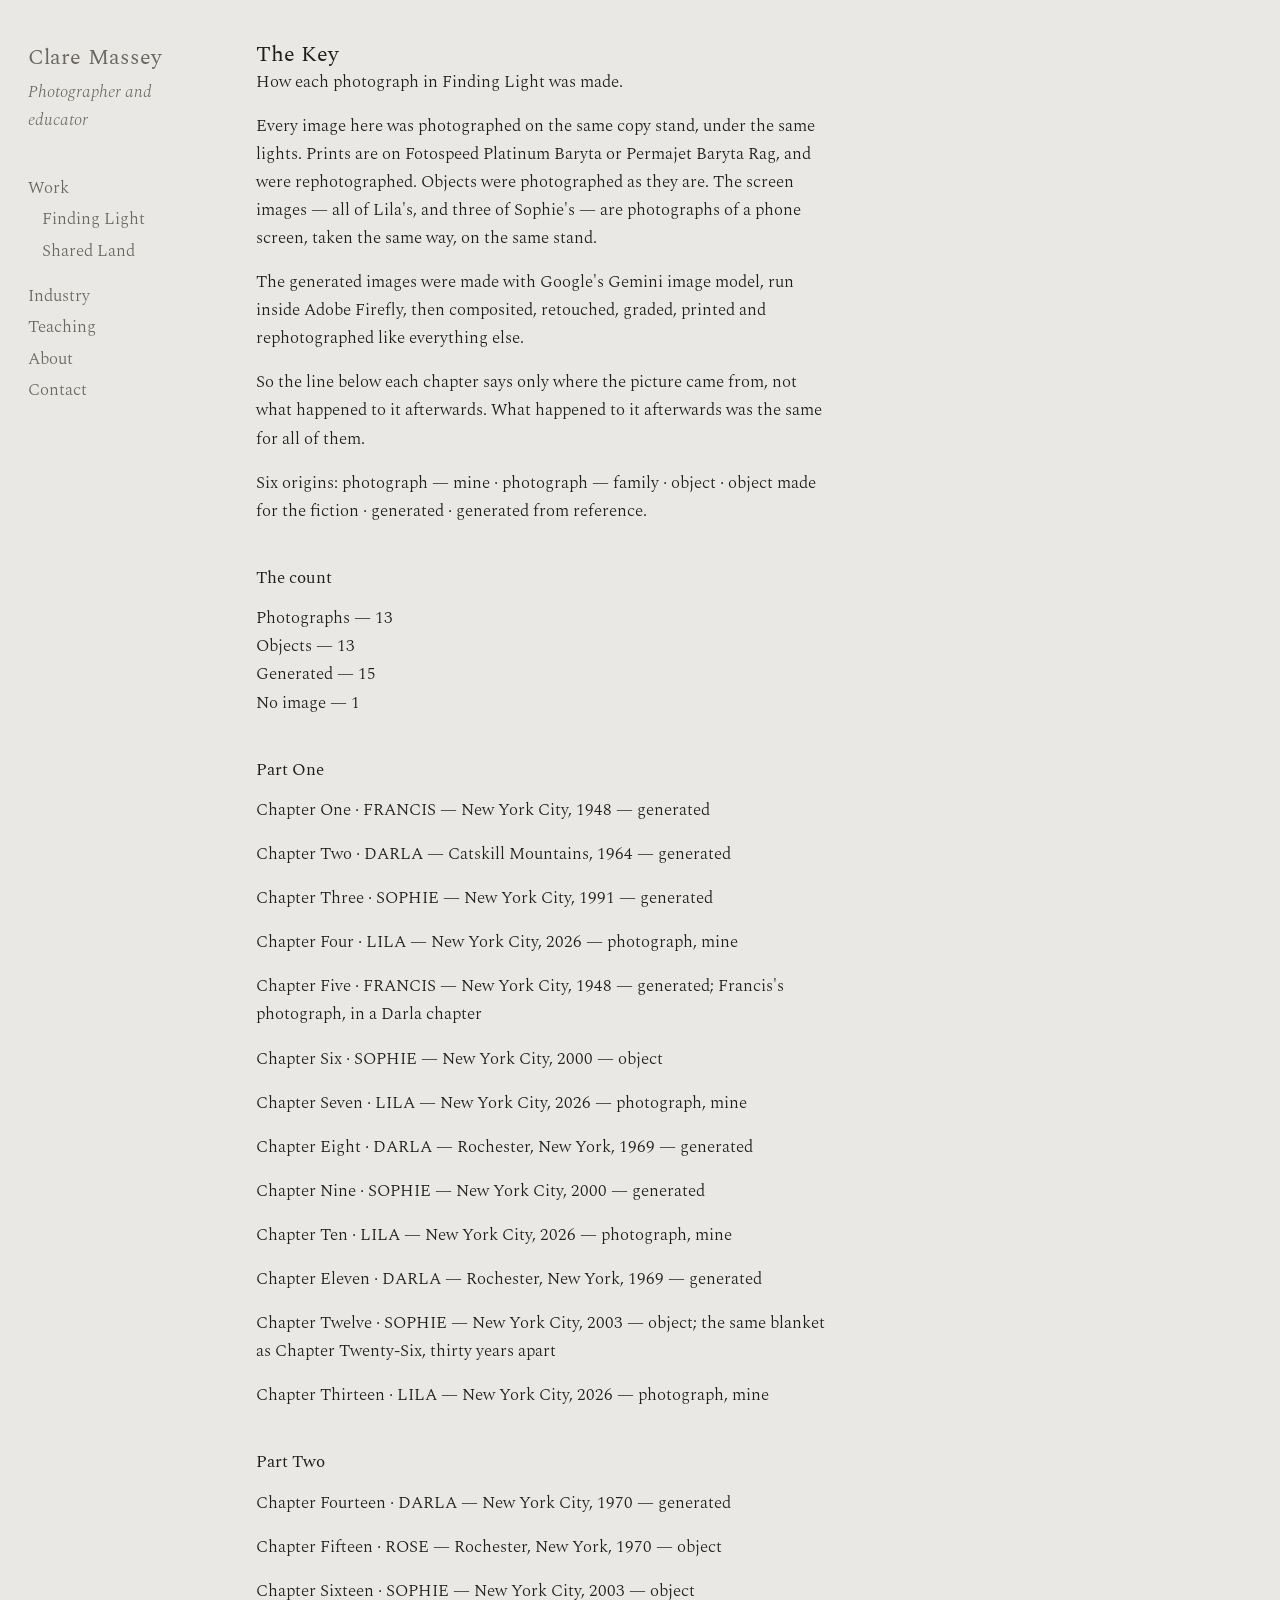
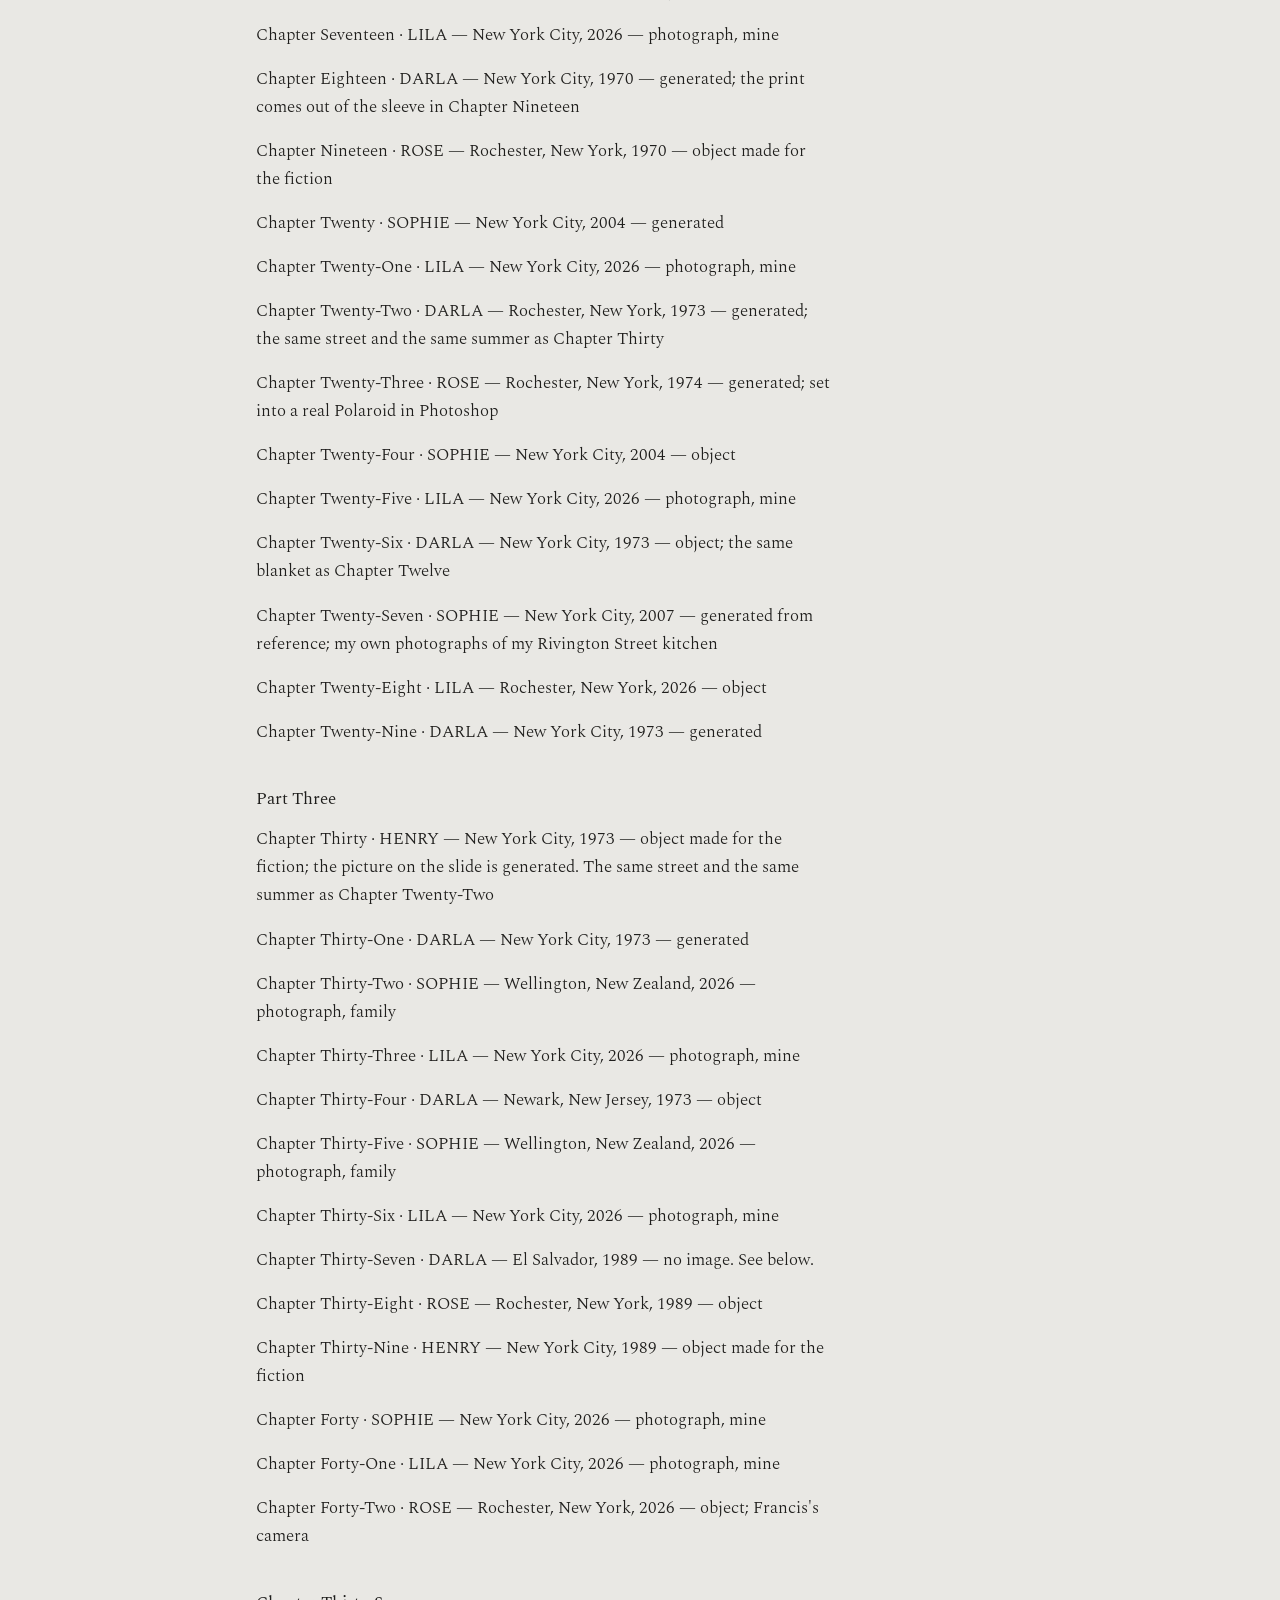
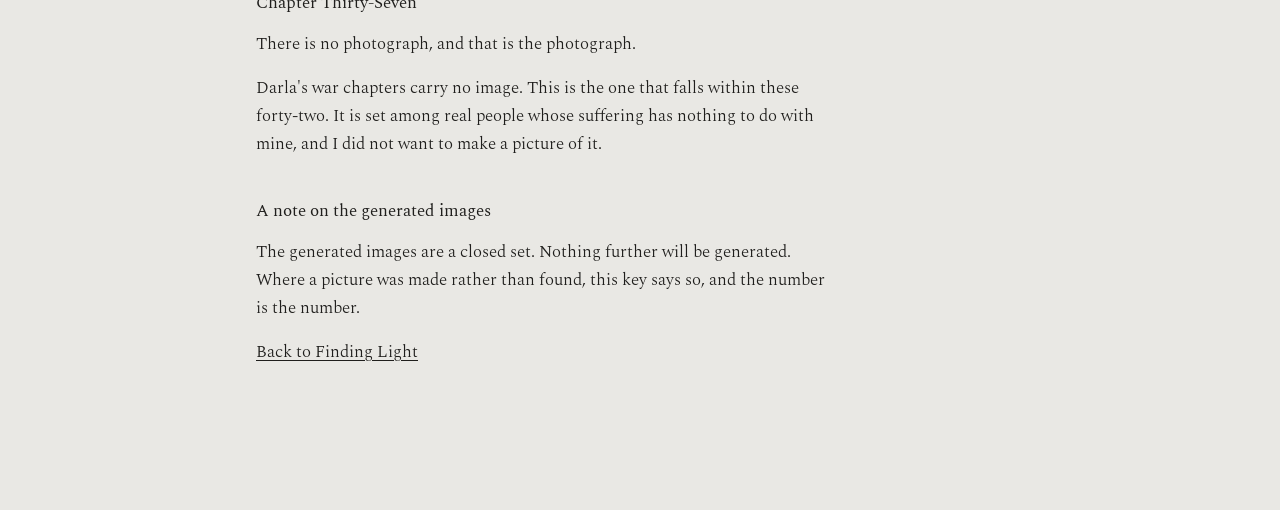
<file: key.html>
<!doctype html>
<html lang="en-GB"><head><meta charset="utf-8"><meta name="viewport" content="width=device-width,initial-scale=1">
<title>The Key — Clare Massey</title><meta name="description" content="The Key — how each photograph in Finding Light was made.">
<link rel="preconnect" href="https://fonts.googleapis.com"><link rel="preconnect" href="https://fonts.gstatic.com" crossorigin>
<link href="https://fonts.googleapis.com/css2?family=Spectral:ital,wght@0,300;0,400;1,300&display=swap" rel="stylesheet">
<link rel="stylesheet" href="style.css"></head>
<body><header class="side"><a class="name" href="index.html">Clare Massey</a><p class="role">Photographer and educator</p>
<nav aria-label="Main"><ul><li class="grp"><a href="work.html">Work</a></li><li class="sub"><a href="finding-light.html">Finding Light</a></li><li class="sub"><a href="shared-land.html">Shared Land</a></li><li><a href="industry.html">Industry</a></li><li><a href="teaching.html">Teaching</a></li><li><a href="about.html">About</a></li><li><a href="contact.html">Contact</a></li></ul></nav></header>
<main><section class="intro text"><h1>The Key</h1><p>How each photograph in Finding Light was made.</p><p>Every image here was photographed on the same copy stand, under the same lights. Prints are on Fotospeed Platinum Baryta or Permajet Baryta Rag, and were rephotographed. Objects were photographed as they are. The screen images — all of Lila&#x27;s, and three of Sophie&#x27;s — are photographs of a phone screen, taken the same way, on the same stand.</p><p>The generated images were made with Google&#x27;s Gemini image model, run inside Adobe Firefly, then composited, retouched, graded, printed and rephotographed like everything else.</p><p>So the line below each chapter says only where the picture came from, not what happened to it afterwards. What happened to it afterwards was the same for all of them.</p><p>Six origins: photograph — mine · photograph — family · object · object made for the fiction · generated · generated from reference.</p><h2>The count</h2><p>Photographs — 13<br>Objects — 13<br>Generated — 15<br>No image — 1</p><h2>Part One</h2><p>Chapter One · FRANCIS — New York City, 1948 — generated</p><p>Chapter Two · DARLA — Catskill Mountains, 1964 — generated</p><p>Chapter Three · SOPHIE — New York City, 1991 — generated</p><p>Chapter Four · LILA — New York City, 2026 — photograph, mine</p><p>Chapter Five · FRANCIS — New York City, 1948 — generated; Francis&#x27;s photograph, in a Darla chapter</p><p>Chapter Six · SOPHIE — New York City, 2000 — object</p><p>Chapter Seven · LILA — New York City, 2026 — photograph, mine</p><p>Chapter Eight · DARLA — Rochester, New York, 1969 — generated</p><p>Chapter Nine · SOPHIE — New York City, 2000 — generated</p><p>Chapter Ten · LILA — New York City, 2026 — photograph, mine</p><p>Chapter Eleven · DARLA — Rochester, New York, 1969 — generated</p><p>Chapter Twelve · SOPHIE — New York City, 2003 — object; the same blanket as Chapter Twenty-Six, thirty years apart</p><p>Chapter Thirteen · LILA — New York City, 2026 — photograph, mine</p><h2>Part Two</h2><p>Chapter Fourteen · DARLA — New York City, 1970 — generated</p><p>Chapter Fifteen · ROSE — Rochester, New York, 1970 — object</p><p>Chapter Sixteen · SOPHIE — New York City, 2003 — object</p><p>Chapter Seventeen · LILA — New York City, 2026 — photograph, mine</p><p>Chapter Eighteen · DARLA — New York City, 1970 — generated; the print comes out of the sleeve in Chapter Nineteen</p><p>Chapter Nineteen · ROSE — Rochester, New York, 1970 — object made for the fiction</p><p>Chapter Twenty · SOPHIE — New York City, 2004 — generated</p><p>Chapter Twenty-One · LILA — New York City, 2026 — photograph, mine</p><p>Chapter Twenty-Two · DARLA — Rochester, New York, 1973 — generated; the same street and the same summer as Chapter Thirty</p><p>Chapter Twenty-Three · ROSE — Rochester, New York, 1974 — generated; set into a real Polaroid in Photoshop</p><p>Chapter Twenty-Four · SOPHIE — New York City, 2004 — object</p><p>Chapter Twenty-Five · LILA — New York City, 2026 — photograph, mine</p><p>Chapter Twenty-Six · DARLA — New York City, 1973 — object; the same blanket as Chapter Twelve</p><p>Chapter Twenty-Seven · SOPHIE — New York City, 2007 — generated from reference; my own photographs of my Rivington Street kitchen</p><p>Chapter Twenty-Eight · LILA — Rochester, New York, 2026 — object</p><p>Chapter Twenty-Nine · DARLA — New York City, 1973 — generated</p><h2>Part Three</h2><p>Chapter Thirty · HENRY — New York City, 1973 — object made for the fiction; the picture on the slide is generated. The same street and the same summer as Chapter Twenty-Two</p><p>Chapter Thirty-One · DARLA — New York City, 1973 — generated</p><p>Chapter Thirty-Two · SOPHIE — Wellington, New Zealand, 2026 — photograph, family</p><p>Chapter Thirty-Three · LILA — New York City, 2026 — photograph, mine</p><p>Chapter Thirty-Four · DARLA — Newark, New Jersey, 1973 — object</p><p>Chapter Thirty-Five · SOPHIE — Wellington, New Zealand, 2026 — photograph, family</p><p>Chapter Thirty-Six · LILA — New York City, 2026 — photograph, mine</p><p>Chapter Thirty-Seven · DARLA — El Salvador, 1989 — no image. See below.</p><p>Chapter Thirty-Eight · ROSE — Rochester, New York, 1989 — object</p><p>Chapter Thirty-Nine · HENRY — New York City, 1989 — object made for the fiction</p><p>Chapter Forty · SOPHIE — New York City, 2026 — photograph, mine</p><p>Chapter Forty-One · LILA — New York City, 2026 — photograph, mine</p><p>Chapter Forty-Two · ROSE — Rochester, New York, 2026 — object; Francis&#x27;s camera</p><h2>Chapter Thirty-Seven</h2><p>There is no photograph, and that is the photograph.</p><p>Darla&#x27;s war chapters carry no image. This is the one that falls within these forty-two. It is set among real people whose suffering has nothing to do with mine, and I did not want to make a picture of it.</p><h2>A note on the generated images</h2><p>The generated images are a closed set. Nothing further will be generated. Where a picture was made rather than found, this key says so, and the number is the number.</p><p><a href="finding-light.html">Back to Finding Light</a></p></section></main>
<div class="lb" hidden><button class="lb-x" aria-label="Close">Close</button><img alt=""><p class="lb-c"></p></div>
<script src="lb.js"></script><script src="filter.js"></script><script data-goatcounter="https://claremassey.goatcounter.com/count" async src="//gc.zgo.at/count.js"></script></body></html>
</file>
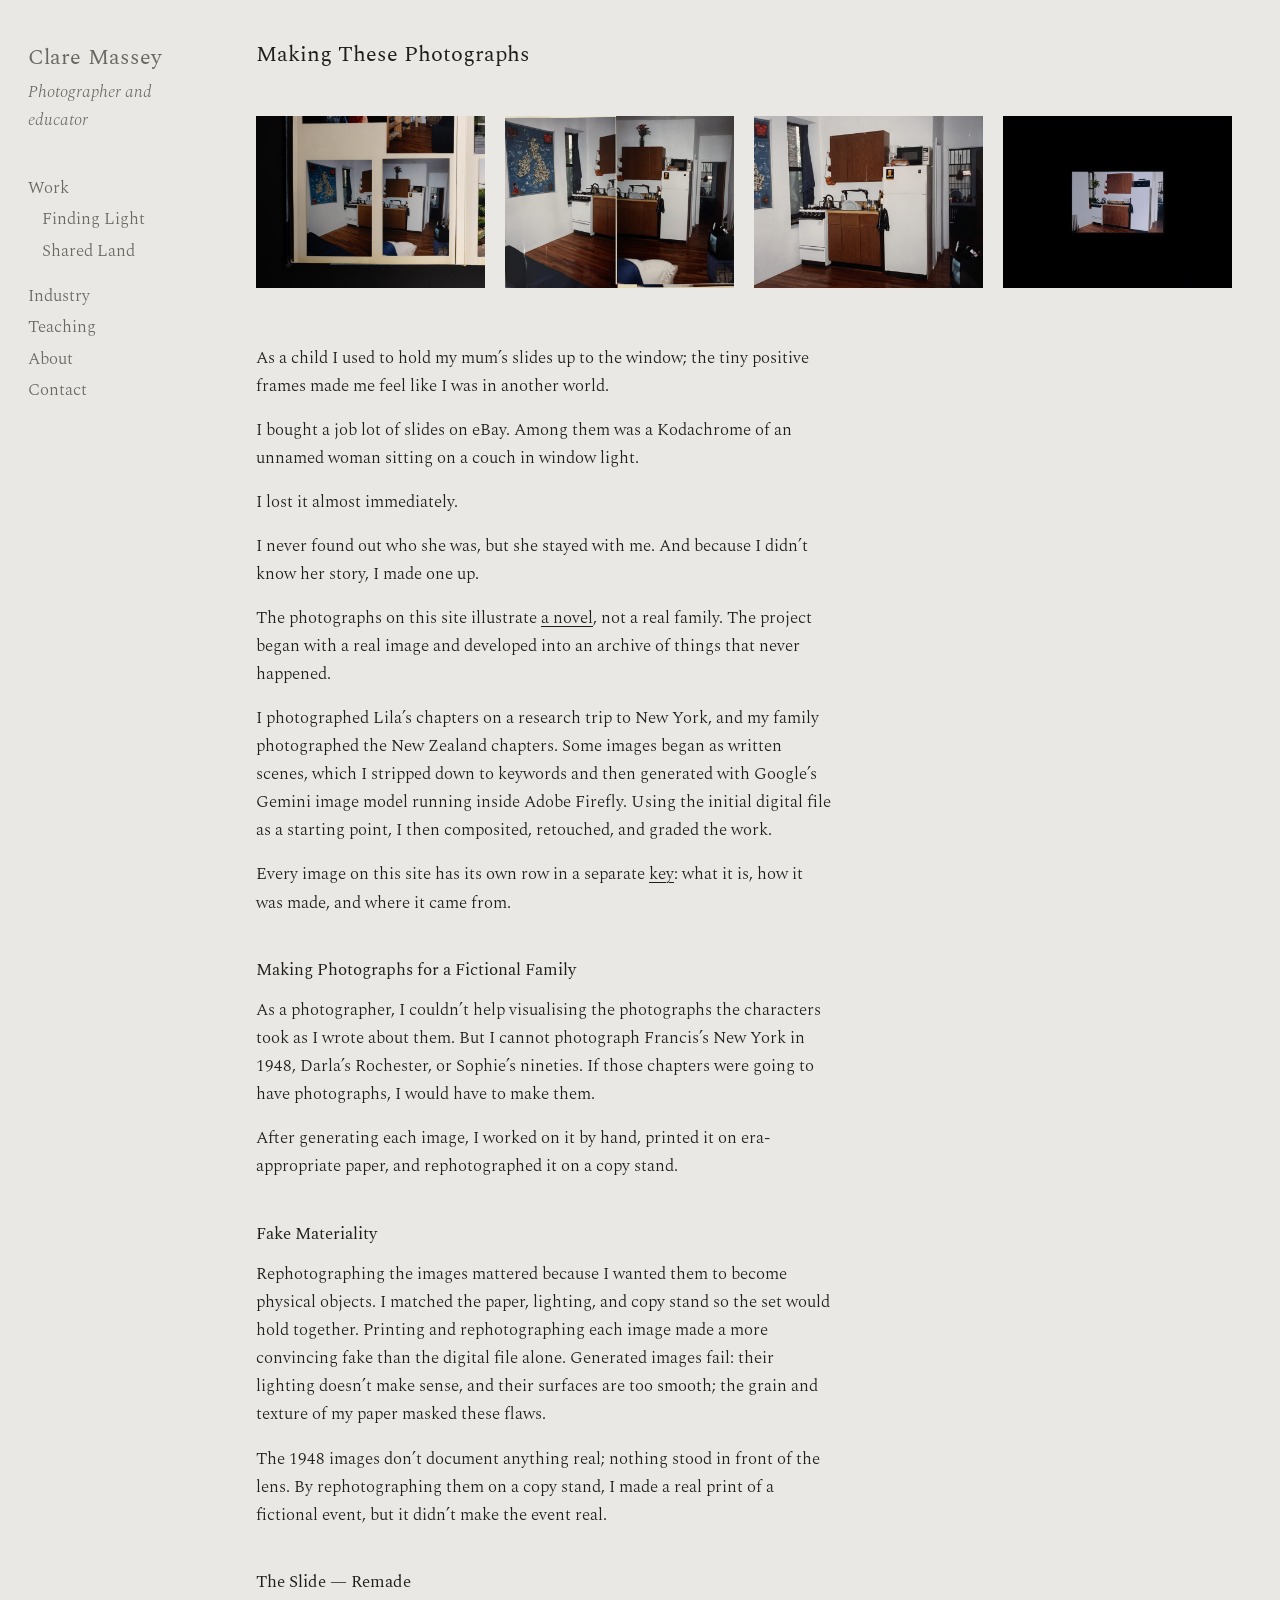
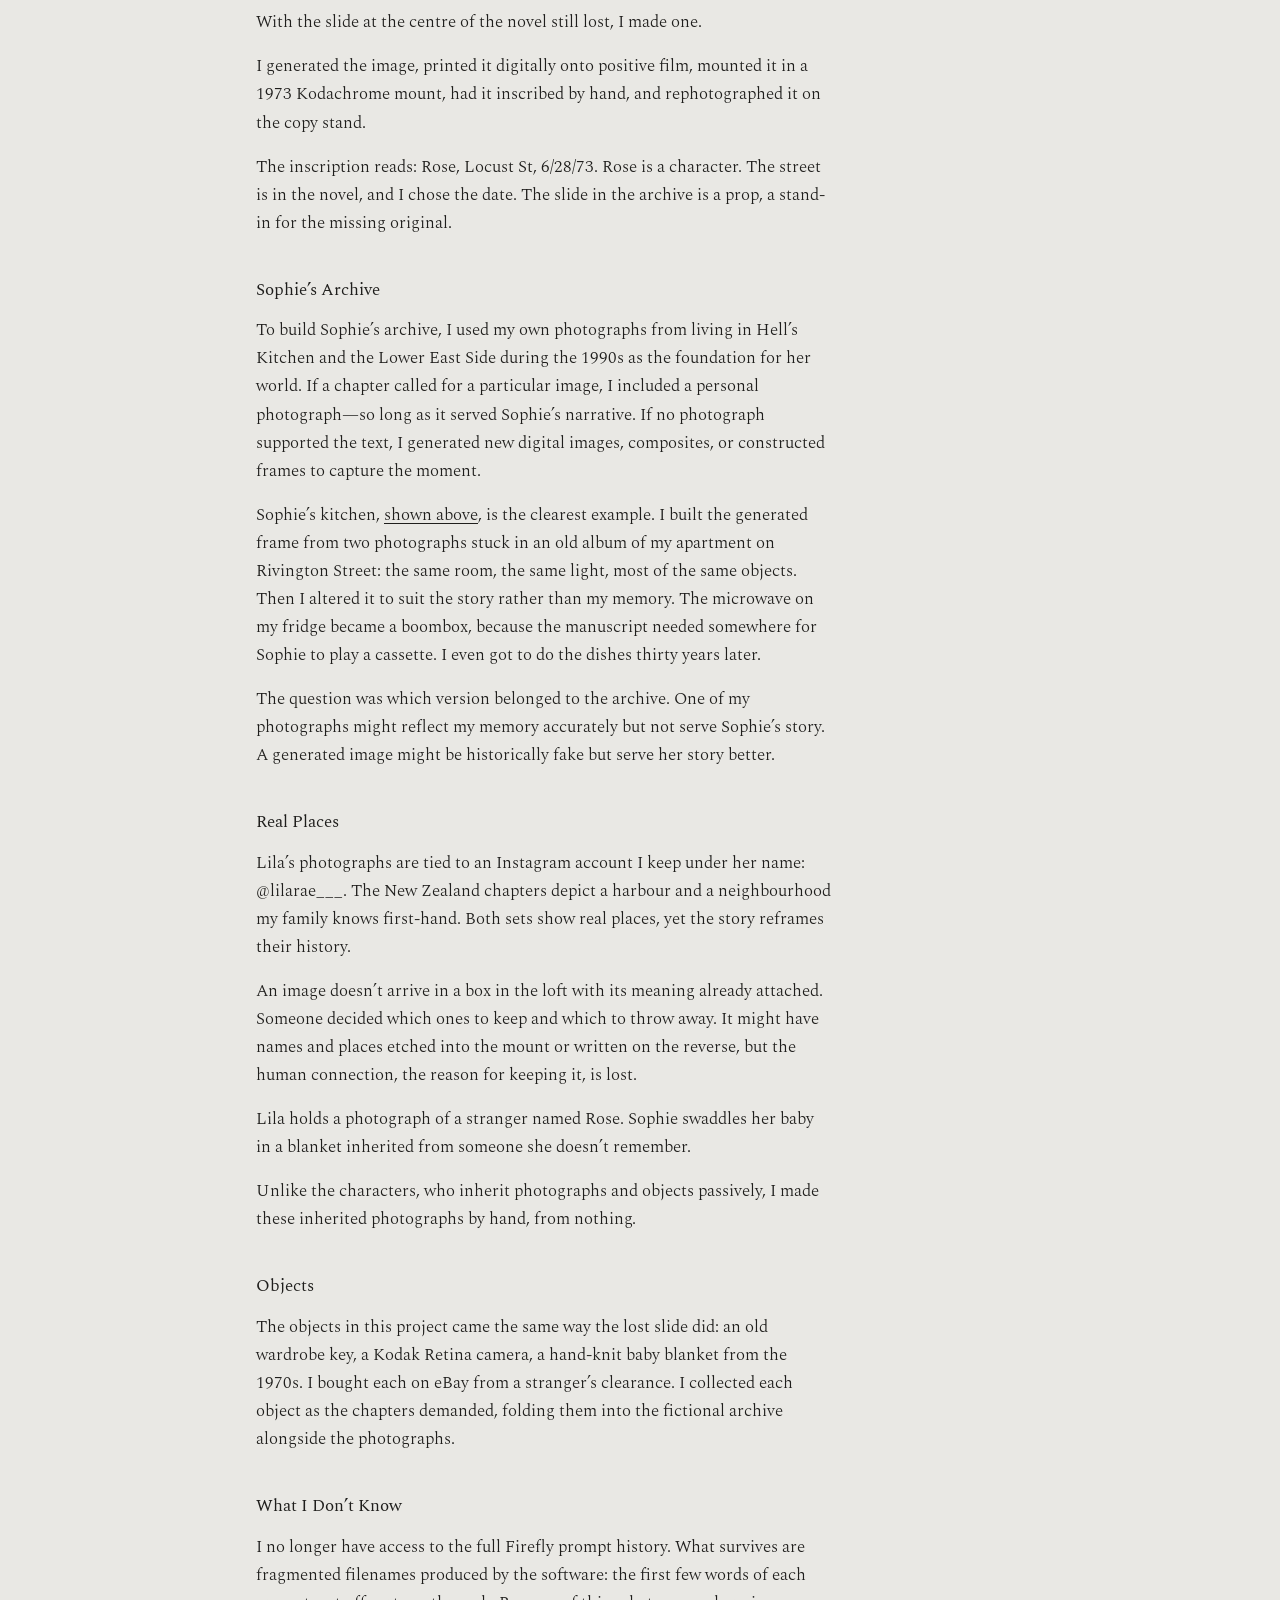
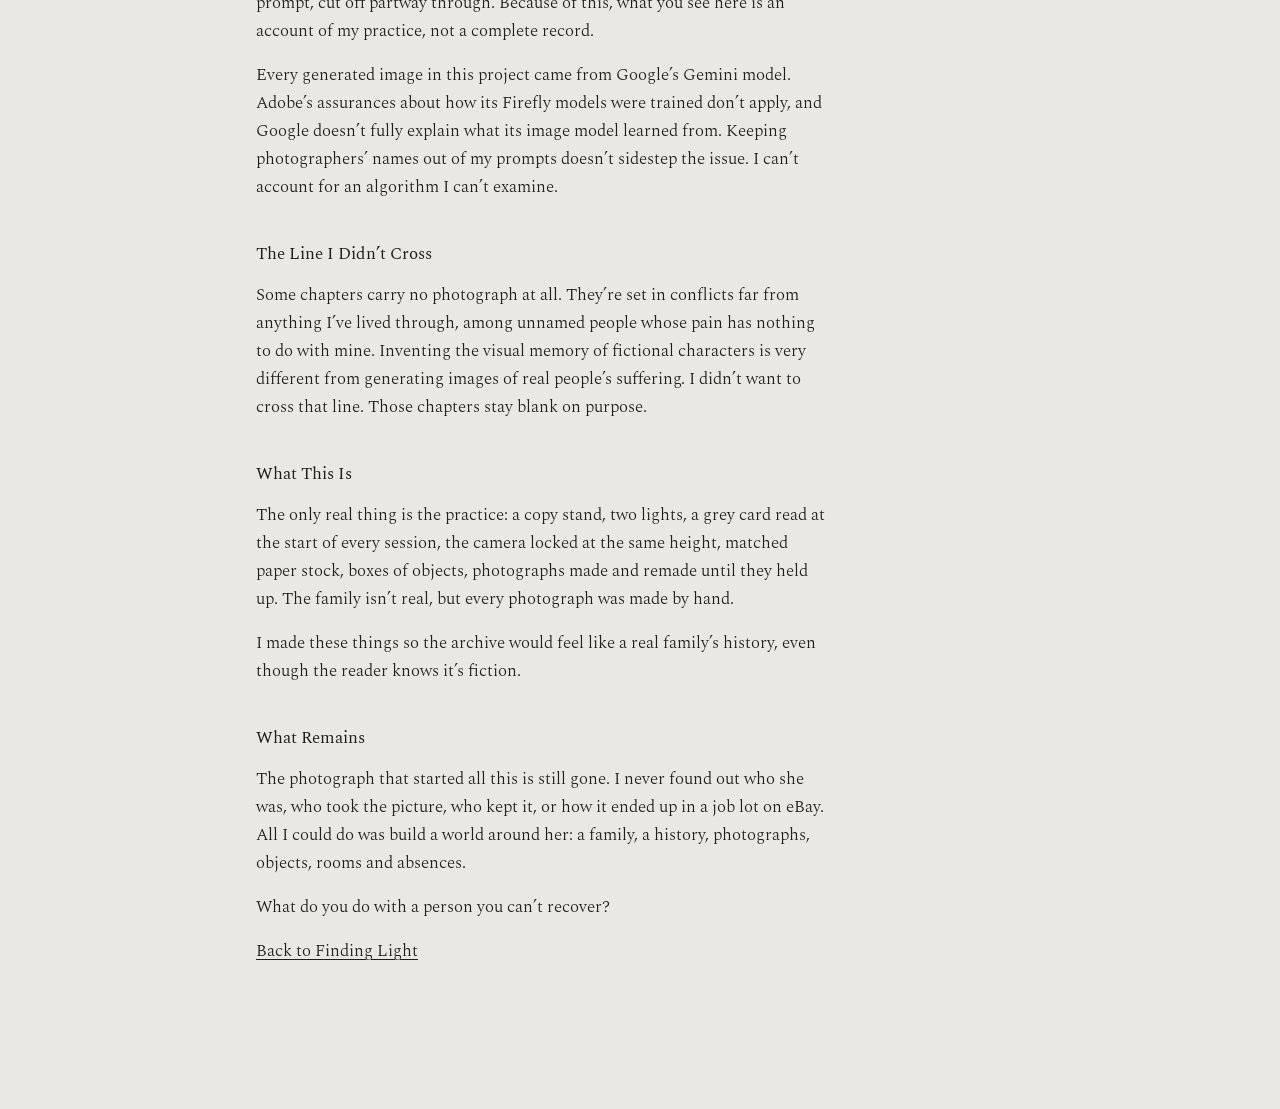
<file: method.html>
<!doctype html>
<html lang="en-GB"><head><meta charset="utf-8"><meta name="viewport" content="width=device-width,initial-scale=1">
<title>Making These Photographs — Clare Massey</title><meta name="description" content="Clare Massey — photographer and educator.">
<link rel="preconnect" href="https://fonts.googleapis.com"><link rel="preconnect" href="https://fonts.gstatic.com" crossorigin>
<link href="https://fonts.googleapis.com/css2?family=Spectral:ital,wght@0,300;0,400;1,300&display=swap" rel="stylesheet">
<link rel="stylesheet" href="style.css?v=3"></head>
<body><header class="side"><a class="name" href="index.html">Clare Massey</a><p class="role">Photographer and educator</p>
<nav aria-label="Main"><ul><li class="grp"><a href="work.html">Work</a></li><li class="sub"><a href="finding-light.html">Finding Light</a></li><li class="sub"><a href="shared-land.html">Shared Land</a></li><li><a href="industry.html">Industry</a></li><li><a href="teaching.html">Teaching</a></li><li><a href="about.html">About</a></li><li><a href="contact.html">Contact</a></li></ul></nav></header>
<main><section class="intro"><h1>Making These Photographs</h1></section><div class="grid g4 method-figs" id="kitchen"><figure><a href="img/method/method-01-album.jpg" class="z"><img src="img/method/method-01-album-sm.jpg" width="800" height="600" srcset="img/method/method-01-album-sm.jpg 800w, img/method/method-01-album.jpg 2000w" sizes="(min-width:1100px) 18vw, (min-width:900px) 25vw, 50vw" alt="Two photographs of my Rivington Street kitchen, as they sit in my album, 1990s." loading="lazy"></a></figure><figure><a href="img/method/method-02-rivington-pair.jpg" class="z"><img src="img/method/method-02-rivington-pair-sm.jpg" width="800" height="600" srcset="img/method/method-02-rivington-pair-sm.jpg 800w, img/method/method-02-rivington-pair.jpg 2000w" sizes="(min-width:1100px) 18vw, (min-width:900px) 25vw, 50vw" alt="The two prints side by side: the same room, the same light." loading="lazy"></a></figure><figure><a href="img/method/method-03-generated-frame.jpg" class="z"><img src="img/method/method-03-generated-frame-sm.jpg" width="800" height="600" srcset="img/method/method-03-generated-frame-sm.jpg 800w, img/method/method-03-generated-frame.jpg 2000w" sizes="(min-width:1100px) 18vw, (min-width:900px) 25vw, 50vw" alt="The generated frame, built from those two photographs." loading="lazy"></a></figure><figure><a href="img/method/method-04-card.jpg" class="z"><img src="img/method/method-04-card-sm.jpg" width="800" height="600" srcset="img/method/method-04-card-sm.jpg 800w, img/method/method-04-card.jpg 2000w" sizes="(min-width:1100px) 18vw, (min-width:900px) 25vw, 50vw" alt="Sophie’s kitchen, printed and rephotographed on the copy stand." loading="lazy"></a></figure></div><section class="intro text"><p>As a child I used to hold my mum’s slides up to the window; the tiny positive frames made me feel like I was in another world.</p><p>I bought a job lot of slides on eBay. Among them was a Kodachrome of an unnamed woman sitting on a couch in window light.</p><p>I lost it almost immediately.</p><p>I never found out who she was, but she stayed with me. And because I didn’t know her story, I made one up.</p><p>The photographs on this site illustrate <a href="finding-light.html">a novel</a>, not a real family. The project began with a real image and developed into an archive of things that never happened.</p><p>I photographed Lila’s chapters on a research trip to New York, and my family photographed the New Zealand chapters. Some images began as written scenes, which I stripped down to keywords and then generated with Google’s Gemini image model running inside Adobe Firefly. Using the initial digital file as a starting point, I then composited, retouched, and graded the work.</p><p>Every image on this site has its own row in a separate <a href="key.html">key</a>: what it is, how it was made, and where it came from.</p><h2>Making Photographs for a Fictional Family</h2><p>As a photographer, I couldn’t help visualising the photographs the characters took as I wrote about them. But I cannot photograph Francis’s New York in 1948, Darla’s Rochester, or Sophie’s nineties. If those chapters were going to have photographs, I would have to make them.</p><p>After generating each image, I worked on it by hand, printed it on era-appropriate paper, and rephotographed it on a copy stand.</p><h2>Fake Materiality</h2><p>Rephotographing the images mattered because I wanted them to become physical objects. I matched the paper, lighting, and copy stand so the set would hold together. Printing and rephotographing each image made a more convincing fake than the digital file alone. Generated images fail: their lighting doesn’t make sense, and their surfaces are too smooth; the grain and texture of my paper masked these flaws.</p><p>The 1948 images don’t document anything real; nothing stood in front of the lens. By rephotographing them on a copy stand, I made a real print of a fictional event, but it didn’t make the event real.</p><h2>The Slide — Remade</h2><p>With the slide at the centre of the novel still lost, I made one.</p><p>I generated the image, printed it digitally onto positive film, mounted it in a 1973 Kodachrome mount, had it inscribed by hand, and rephotographed it on the copy stand.</p><p>The inscription reads: Rose, Locust St, 6/28/73. Rose is a character. The street is in the novel, and I chose the date. The slide in the archive is a prop, a stand-in for the missing original.</p><h2>Sophie’s Archive</h2><p>To build Sophie’s archive, I used my own photographs from living in Hell’s Kitchen and the Lower East Side during the 1990s as the foundation for her world. If a chapter called for a particular image, I included a personal photograph—so long as it served Sophie’s narrative. If no photograph supported the text, I generated new digital images, composites, or constructed frames to capture the moment.</p><p>Sophie’s kitchen, <a href="#kitchen">shown above</a>, is the clearest example. I built the generated frame from two photographs stuck in an old album of my apartment on Rivington Street: the same room, the same light, most of the same objects. Then I altered it to suit the story rather than my memory. The microwave on my fridge became a boombox, because the manuscript needed somewhere for Sophie to play a cassette. I even got to do the dishes thirty years later.</p><p>The question was which version belonged to the archive. One of my photographs might reflect my memory accurately but not serve Sophie’s story. A generated image might be historically fake but serve her story better.</p><h2>Real Places</h2><p>Lila’s photographs are tied to an Instagram account I keep under her name: @lilarae___. The New Zealand chapters depict a harbour and a neighbourhood my family knows first-hand. Both sets show real places, yet the story reframes their history.</p><p>An image doesn’t arrive in a box in the loft with its meaning already attached. Someone decided which ones to keep and which to throw away. It might have names and places etched into the mount or written on the reverse, but the human connection, the reason for keeping it, is lost.</p><p>Lila holds a photograph of a stranger named Rose. Sophie swaddles her baby in a blanket inherited from someone she doesn’t remember.</p><p>Unlike the characters, who inherit photographs and objects passively, I made these inherited photographs by hand, from nothing.</p><h2>Objects</h2><p>The objects in this project came the same way the lost slide did: an old wardrobe key, a Kodak Retina camera, a hand-knit baby blanket from the 1970s. I bought each on eBay from a stranger’s clearance. I collected each object as the chapters demanded, folding them into the fictional archive alongside the photographs.</p><h2>What I Don’t Know</h2><p>I no longer have access to the full Firefly prompt history. What survives are fragmented filenames produced by the software: the first few words of each prompt, cut off partway through. Because of this, what you see here is an account of my practice, not a complete record.</p><p>Every generated image in this project came from Google’s Gemini model. Adobe’s assurances about how its Firefly models were trained don’t apply, and Google doesn’t fully explain what its image model learned from. Keeping photographers’ names out of my prompts doesn’t sidestep the issue. I can’t account for an algorithm I can’t examine.</p><h2>The Line I Didn’t Cross</h2><p>Some chapters carry no photograph at all. They’re set in conflicts far from anything I’ve lived through, among unnamed people whose pain has nothing to do with mine. Inventing the visual memory of fictional characters is very different from generating images of real people’s suffering. I didn’t want to cross that line. Those chapters stay blank on purpose.</p><h2>What This Is</h2><p>The only real thing is the practice: a copy stand, two lights, a grey card read at the start of every session, the camera locked at the same height, matched paper stock, boxes of objects, photographs made and remade until they held up. The family isn’t real, but every photograph was made by hand.</p><p>I made these things so the archive would feel like a real family’s history, even though the reader knows it’s fiction.</p><h2>What Remains</h2><p>The photograph that started all this is still gone. I never found out who she was, who took the picture, who kept it, or how it ended up in a job lot on eBay. All I could do was build a world around her: a family, a history, photographs, objects, rooms and absences.</p><p>What do you do with a person you can’t recover?</p><p><a href="finding-light.html">Back to Finding Light</a></p></section></main>
<div class="lb" hidden><button class="lb-x" aria-label="Close">Close</button><img alt=""><p class="lb-c"></p></div>
<script src="lb.js"></script><script src="filter.js"></script><script data-goatcounter="https://claremassey.goatcounter.com/count" async src="//gc.zgo.at/count.js"></script></body></html>
</file>
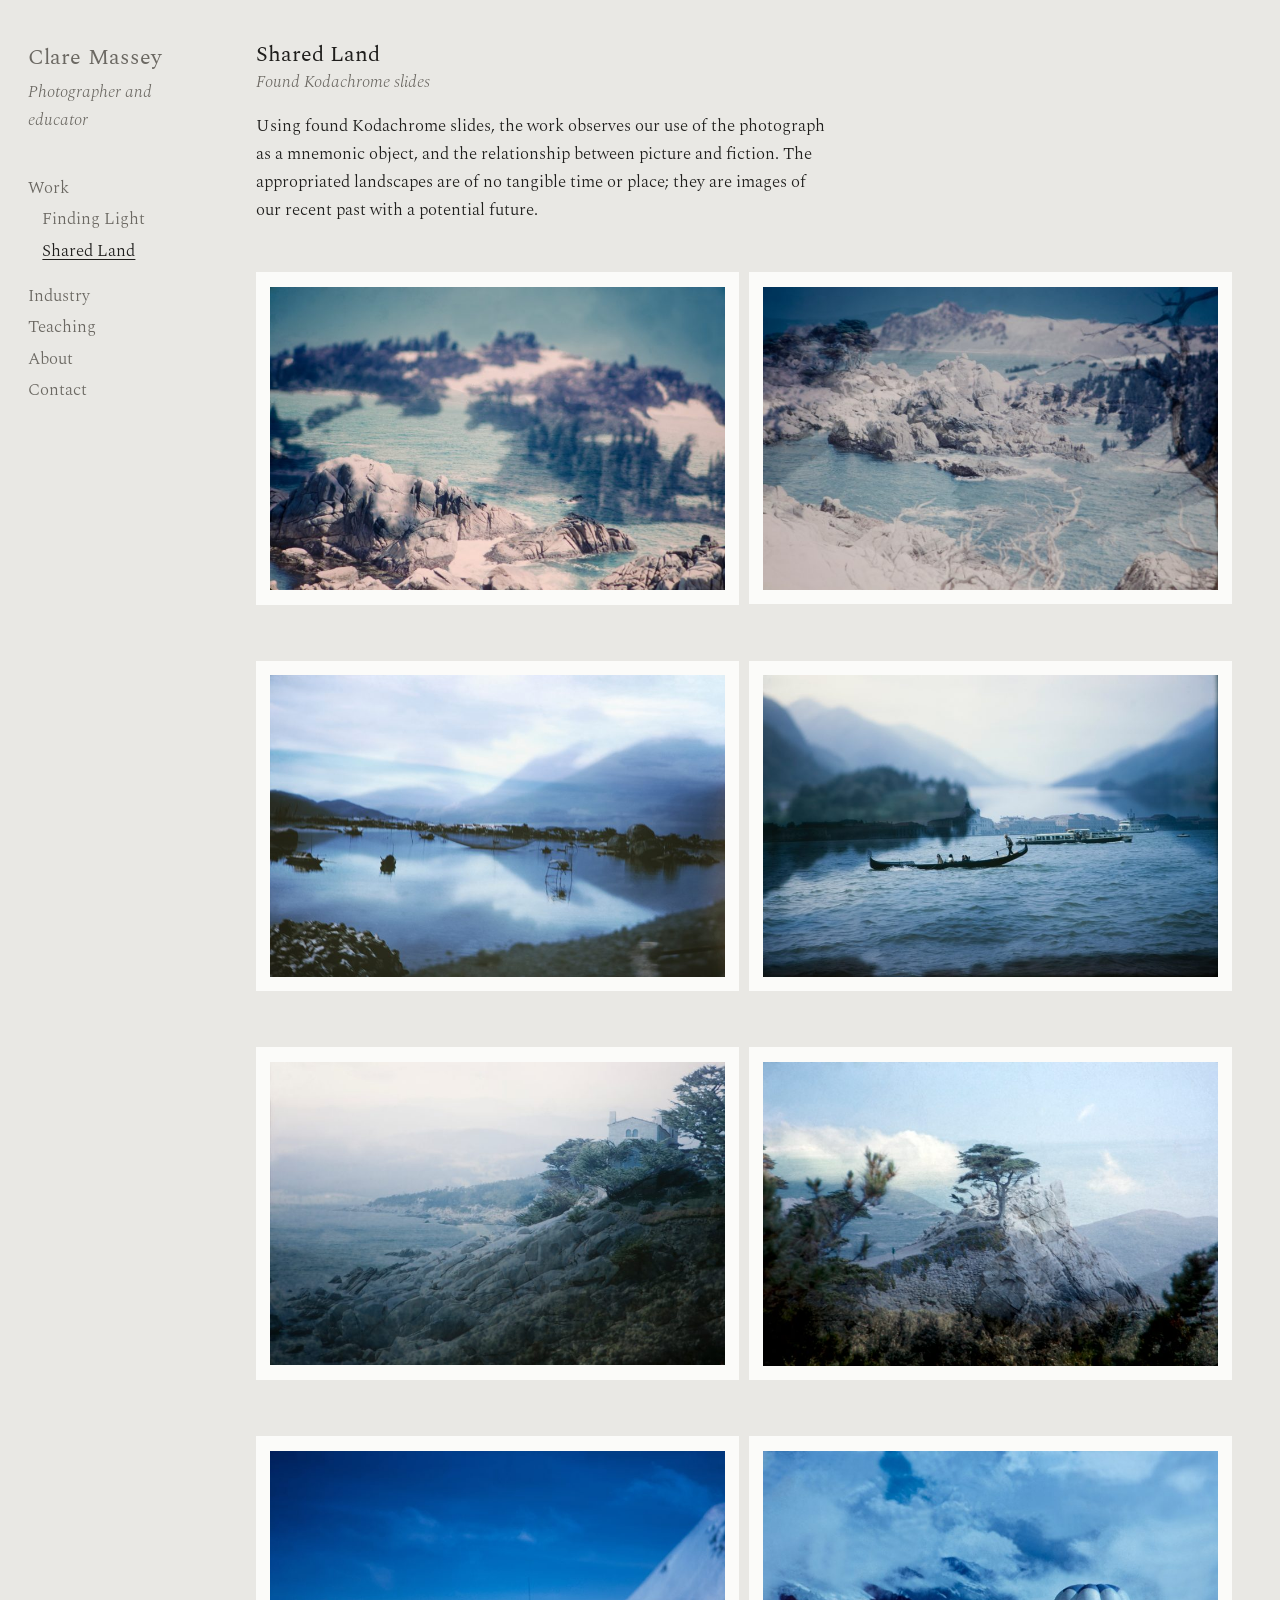
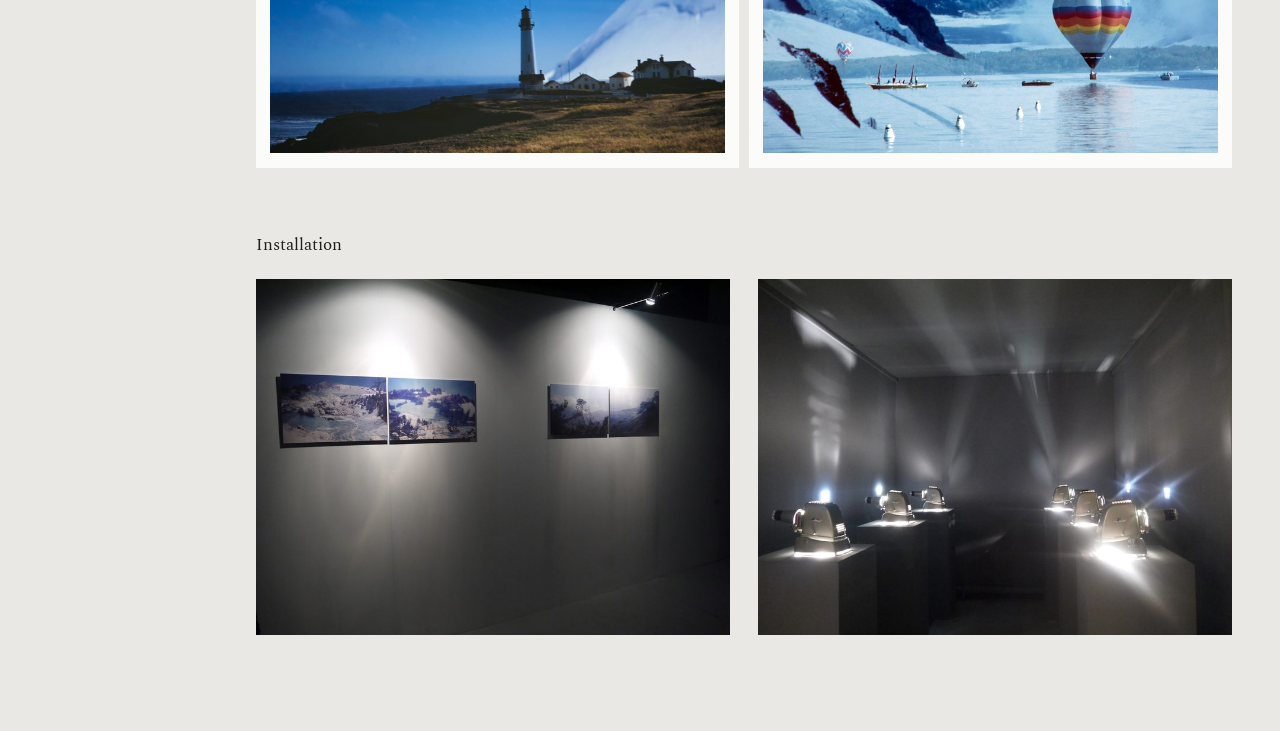
<file: shared-land.html>
<!doctype html>
<html lang="en-GB"><head><meta charset="utf-8"><meta name="viewport" content="width=device-width,initial-scale=1">
<title>Shared Land — Clare Massey</title><meta name="description" content="Shared Land — found Kodachrome slides, by Clare Massey.">
<link rel="preconnect" href="https://fonts.googleapis.com"><link rel="preconnect" href="https://fonts.gstatic.com" crossorigin>
<link href="https://fonts.googleapis.com/css2?family=Spectral:ital,wght@0,300;0,400;1,300&display=swap" rel="stylesheet">
<link rel="stylesheet" href="style.css"></head>
<body><header class="side"><a class="name" href="index.html">Clare Massey</a><p class="role">Photographer and educator</p>
<nav aria-label="Main"><ul><li class="grp"><a href="work.html">Work</a></li><li class="sub"><a href="finding-light.html">Finding Light</a></li><li class="sub"><a href="shared-land.html" aria-current="page">Shared Land</a></li><li><a href="industry.html">Industry</a></li><li><a href="teaching.html">Teaching</a></li><li><a href="about.html">About</a></li><li><a href="contact.html">Contact</a></li></ul></nav></header>
<main><section class="intro"><h1>Shared Land</h1><p class="meta">Found Kodachrome slides</p>
<p>Using found Kodachrome slides, the work observes our use of the photograph as a mnemonic object, and the relationship between picture and fiction. The appropriated landscapes are of no tangible time or place; they are images of our recent past with a potential future.</p></section>
<section class="pairs"><div class="duo"><figure class=""><a href="img/shared-land/shared-land-01a-rocks-into-snow-found-kodachrome.jpg" class="z"><img src="img/shared-land/shared-land-01a-rocks-into-snow-found-kodachrome-sm.jpg" srcset="img/shared-land/shared-land-01a-rocks-into-snow-found-kodachrome-sm.jpg 800w, img/shared-land/shared-land-01a-rocks-into-snow-found-kodachrome.jpg 2600w" sizes="(min-width:900px) 40vw, 100vw" alt="Shared Land: rocks into snow" loading="lazy"></a></figure><figure class=""><a href="img/shared-land/shared-land-01b-rocks-into-snow-found-kodachrome.jpg" class="z"><img src="img/shared-land/shared-land-01b-rocks-into-snow-found-kodachrome-sm.jpg" srcset="img/shared-land/shared-land-01b-rocks-into-snow-found-kodachrome-sm.jpg 800w, img/shared-land/shared-land-01b-rocks-into-snow-found-kodachrome.jpg 2600w" sizes="(min-width:900px) 40vw, 100vw" alt="Shared Land: rocks into snow" loading="lazy"></a></figure></div><div class="duo"><figure class=""><a href="img/shared-land/shared-land-02a-misty-lake-found-kodachrome.jpg" class="z"><img src="img/shared-land/shared-land-02a-misty-lake-found-kodachrome-sm.jpg" srcset="img/shared-land/shared-land-02a-misty-lake-found-kodachrome-sm.jpg 800w, img/shared-land/shared-land-02a-misty-lake-found-kodachrome.jpg 2600w" sizes="(min-width:900px) 40vw, 100vw" alt="Shared Land: misty lake" loading="lazy"></a></figure><figure class=""><a href="img/shared-land/shared-land-02b-gondola-lake-found-kodachrome.jpg" class="z"><img src="img/shared-land/shared-land-02b-gondola-lake-found-kodachrome-sm.jpg" srcset="img/shared-land/shared-land-02b-gondola-lake-found-kodachrome-sm.jpg 800w, img/shared-land/shared-land-02b-gondola-lake-found-kodachrome.jpg 2600w" sizes="(min-width:900px) 40vw, 100vw" alt="Shared Land: gondola lake" loading="lazy"></a></figure></div><div class="duo"><figure class=""><a href="img/shared-land/shared-land-04a-house-on-cliff-found-kodachrome.jpg" class="z"><img src="img/shared-land/shared-land-04a-house-on-cliff-found-kodachrome-sm.jpg" srcset="img/shared-land/shared-land-04a-house-on-cliff-found-kodachrome-sm.jpg 800w, img/shared-land/shared-land-04a-house-on-cliff-found-kodachrome.jpg 2600w" sizes="(min-width:900px) 40vw, 100vw" alt="Shared Land: house on cliff" loading="lazy"></a></figure><figure class=""><a href="img/shared-land/shared-land-04b-cypress-on-rock-found-kodachrome.jpg" class="z"><img src="img/shared-land/shared-land-04b-cypress-on-rock-found-kodachrome-sm.jpg" srcset="img/shared-land/shared-land-04b-cypress-on-rock-found-kodachrome-sm.jpg 800w, img/shared-land/shared-land-04b-cypress-on-rock-found-kodachrome.jpg 2600w" sizes="(min-width:900px) 40vw, 100vw" alt="Shared Land: cypress on rock" loading="lazy"></a></figure></div><div class="duo"><figure class=""><a href="img/shared-land/shared-land-05a-lighthouse-found-kodachrome.jpg" class="z"><img src="img/shared-land/shared-land-05a-lighthouse-found-kodachrome-sm.jpg" srcset="img/shared-land/shared-land-05a-lighthouse-found-kodachrome-sm.jpg 800w, img/shared-land/shared-land-05a-lighthouse-found-kodachrome.jpg 2600w" sizes="(min-width:900px) 40vw, 100vw" alt="Shared Land: lighthouse" loading="lazy"></a></figure><figure class=""><a href="img/shared-land/shared-land-05b-hot-air-balloon-found-kodachrome.jpg" class="z"><img src="img/shared-land/shared-land-05b-hot-air-balloon-found-kodachrome-sm.jpg" srcset="img/shared-land/shared-land-05b-hot-air-balloon-found-kodachrome-sm.jpg 800w, img/shared-land/shared-land-05b-hot-air-balloon-found-kodachrome.jpg 2600w" sizes="(min-width:900px) 40vw, 100vw" alt="Shared Land: hot air balloon" loading="lazy"></a></figure></div></section><section><h2>Installation</h2><div class="grid g2"><figure class=""><a href="img/shared-land/shared-land-installation-view-wall-prints-2012.jpg" class="z"><img src="img/shared-land/shared-land-installation-view-wall-prints-2012-sm.jpg" srcset="img/shared-land/shared-land-installation-view-wall-prints-2012-sm.jpg 800w, img/shared-land/shared-land-installation-view-wall-prints-2012.jpg 2600w" sizes="(min-width:900px) 40vw, 100vw" alt="Shared Land installation: wall prints" loading="lazy"></a></figure><figure class=""><a href="img/shared-land/shared-land-installation-view-slide-projectors-2012.jpg" class="z"><img src="img/shared-land/shared-land-installation-view-slide-projectors-2012-sm.jpg" srcset="img/shared-land/shared-land-installation-view-slide-projectors-2012-sm.jpg 800w, img/shared-land/shared-land-installation-view-slide-projectors-2012.jpg 2600w" sizes="(min-width:900px) 40vw, 100vw" alt="Shared Land installation: slide projectors" loading="lazy"></a></figure></div></section></main>
<div class="lb" hidden><button class="lb-x" aria-label="Close">Close</button><img alt=""><p class="lb-c"></p></div>
<script src="lb.js"></script><script src="filter.js"></script><script data-goatcounter="https://claremassey.goatcounter.com/count" async src="//gc.zgo.at/count.js"></script></body></html>
</file>
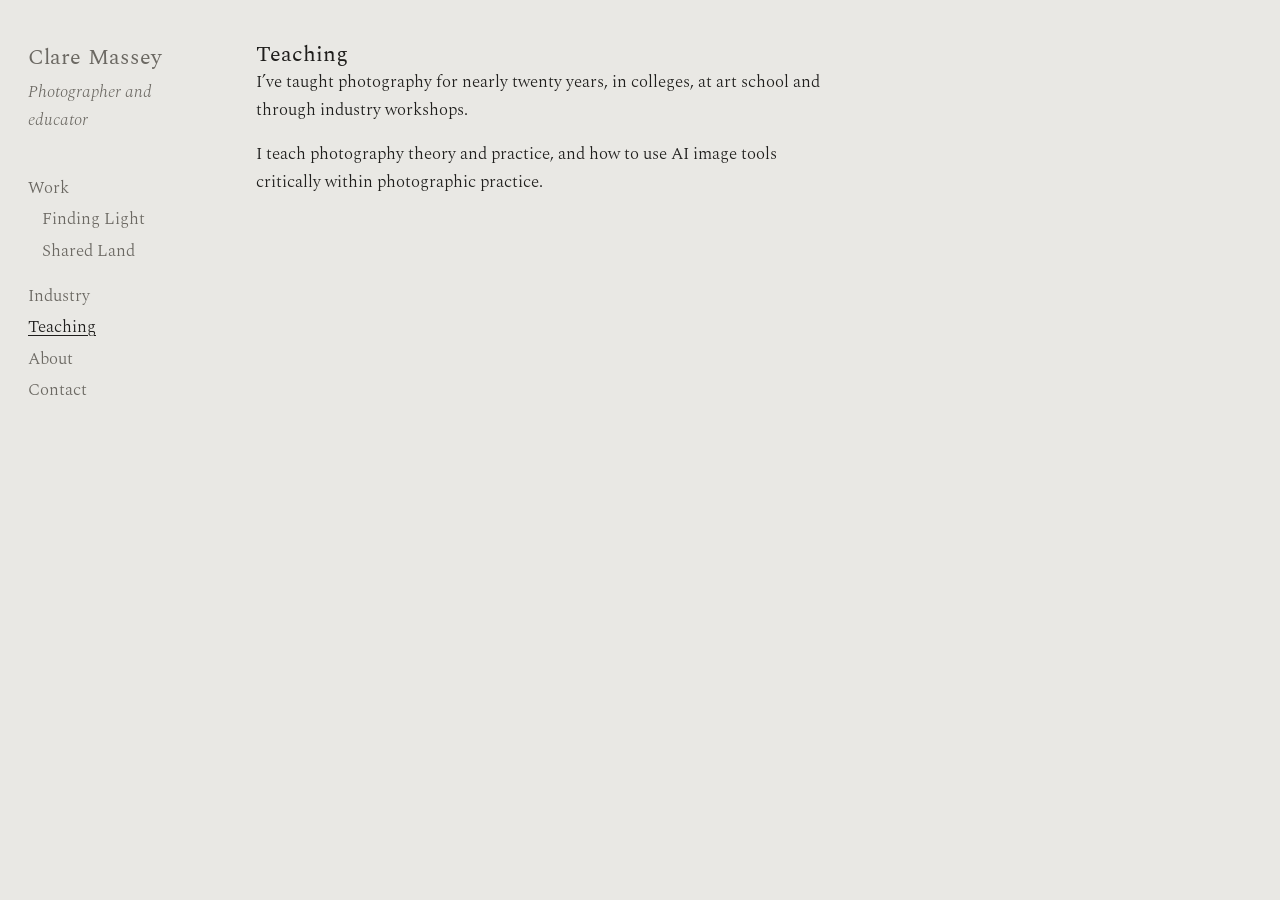
<file: teaching.html>
<!doctype html>
<html lang="en-GB"><head><meta charset="utf-8"><meta name="viewport" content="width=device-width,initial-scale=1">
<title>Teaching — Clare Massey</title><meta name="description" content="Clare Massey — photographer and educator.">
<link rel="preconnect" href="https://fonts.googleapis.com"><link rel="preconnect" href="https://fonts.gstatic.com" crossorigin>
<link href="https://fonts.googleapis.com/css2?family=Spectral:ital,wght@0,300;0,400;1,300&display=swap" rel="stylesheet">
<link rel="stylesheet" href="style.css"></head>
<body><header class="side"><a class="name" href="index.html">Clare Massey</a><p class="role">Photographer and educator</p>
<nav aria-label="Main"><ul><li class="grp"><a href="work.html">Work</a></li><li class="sub"><a href="finding-light.html">Finding Light</a></li><li class="sub"><a href="shared-land.html">Shared Land</a></li><li><a href="industry.html">Industry</a></li><li><a href="teaching.html" aria-current="page">Teaching</a></li><li><a href="about.html">About</a></li><li><a href="contact.html">Contact</a></li></ul></nav></header>
<main><section class="intro"><h1>Teaching</h1><p>I’ve taught photography for nearly twenty years, in colleges, at art school and through industry workshops.</p><p>I teach photography theory and practice, and how to use AI image tools critically within photographic practice.</p></section></main>
<div class="lb" hidden><button class="lb-x" aria-label="Close">Close</button><img alt=""><p class="lb-c"></p></div>
<script src="lb.js"></script><script src="filter.js"></script><script data-goatcounter="https://claremassey.goatcounter.com/count" async src="//gc.zgo.at/count.js"></script></body></html>
</file>
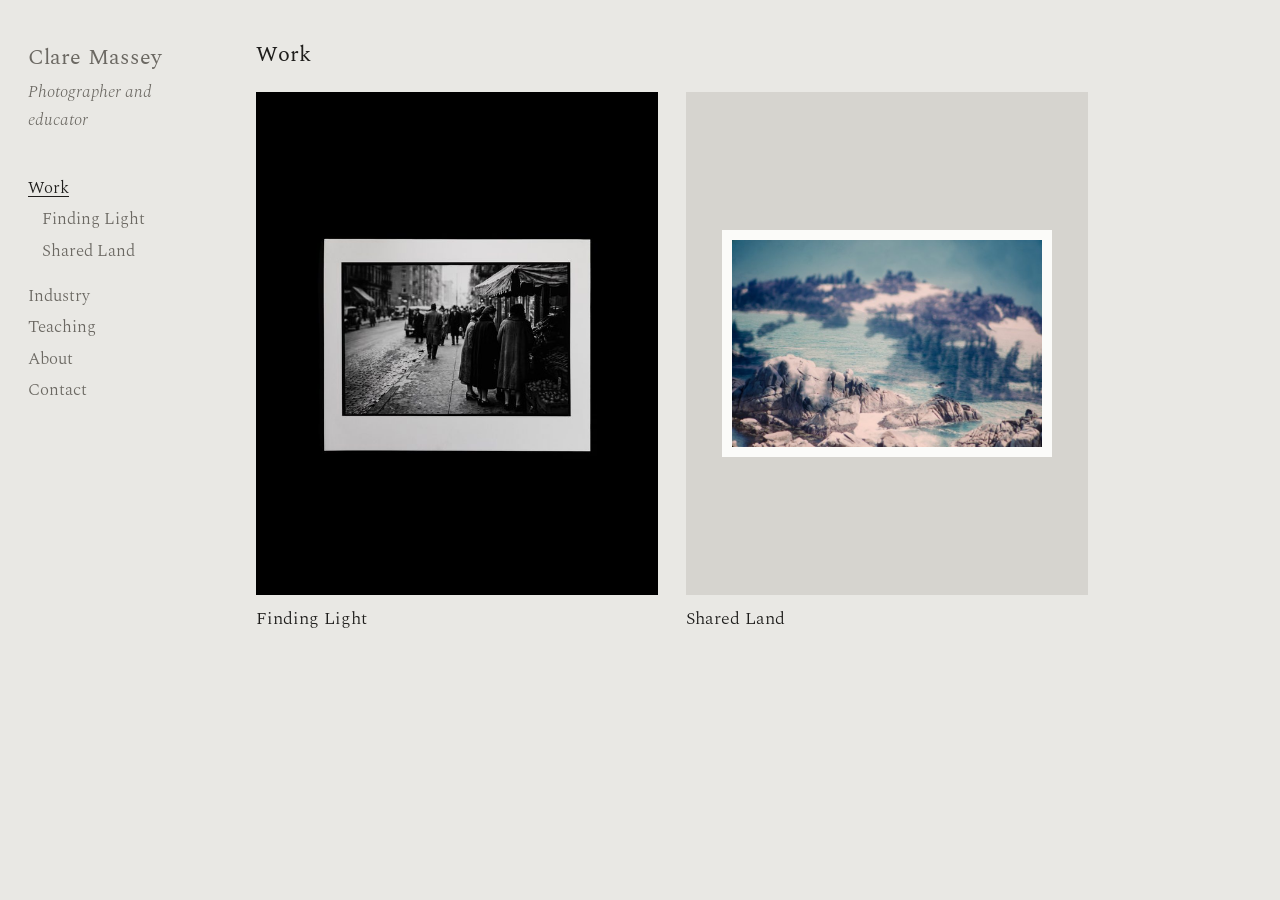
<file: work.html>
<!doctype html>
<html lang="en-GB"><head><meta charset="utf-8"><meta name="viewport" content="width=device-width,initial-scale=1">
<title>Work — Clare Massey</title><meta name="description" content="Clare Massey — photographer and educator.">
<link rel="preconnect" href="https://fonts.googleapis.com"><link rel="preconnect" href="https://fonts.gstatic.com" crossorigin>
<link href="https://fonts.googleapis.com/css2?family=Spectral:ital,wght@0,300;0,400;1,300&display=swap" rel="stylesheet">
<link rel="stylesheet" href="style.css"></head>
<body><header class="side"><a class="name" href="index.html">Clare Massey</a><p class="role">Photographer and educator</p>
<nav aria-label="Main"><ul><li class="grp"><a href="work.html" aria-current="page">Work</a></li><li class="sub"><a href="finding-light.html">Finding Light</a></li><li class="sub"><a href="shared-land.html">Shared Land</a></li><li><a href="industry.html">Industry</a></li><li><a href="teaching.html">Teaching</a></li><li><a href="about.html">About</a></li><li><a href="contact.html">Contact</a></li></ul></nav></header>
<main><h1 class="home-h">Work</h1><section class="home"><a class="proj" href="finding-light.html"><img src="img/finding-light/finding-light-ch01-francis-hells-kitchen-sm.jpg" srcset="img/finding-light/finding-light-ch01-francis-hells-kitchen-sm.jpg 800w, img/finding-light/finding-light-ch01-francis-hells-kitchen.jpg 2600w" sizes="(min-width:900px) 30vw, 100vw" alt=""><span>Finding Light</span></a><a class="proj" href="shared-land.html"><span class="card"><img src="img/shared-land/shared-land-01a-rocks-into-snow-found-kodachrome-sm.jpg" srcset="img/shared-land/shared-land-01a-rocks-into-snow-found-kodachrome-sm.jpg 800w, img/shared-land/shared-land-01a-rocks-into-snow-found-kodachrome.jpg 2600w" sizes="(min-width:900px) 30vw, 100vw" alt="" class="whole"></span><span>Shared Land</span></a></section></main>
<div class="lb" hidden><button class="lb-x" aria-label="Close">Close</button><img alt=""><p class="lb-c"></p></div>
<script src="lb.js"></script><script src="filter.js"></script><script data-goatcounter="https://claremassey.goatcounter.com/count" async src="//gc.zgo.at/count.js"></script></body></html>
</file>
<file: style.css>
:root{--wall:#E9E8E4;--ink:#1F1E1C;--soft:#6B6862;--rule:#CFCDC7;--frame:#FBFBF9}
*{box-sizing:border-box}
html{-webkit-text-size-adjust:100%}
body{margin:0;background:var(--wall);color:var(--ink);font:300 1.0625rem/1.65 Spectral,Georgia,serif;display:grid;grid-template-columns:15rem 1fr;min-height:100vh}
a{color:inherit;text-decoration-thickness:1px;text-underline-offset:.2em}
a:focus-visible,button:focus-visible{outline:2px solid var(--ink);outline-offset:3px}
.side{position:sticky;top:0;align-self:start;height:100vh;padding:2.5rem 1.75rem}
.name{font-size:1.35rem;font-weight:400;text-decoration:none;letter-spacing:.005em}
.role{margin:.15rem 0 2.5rem;color:var(--soft);font-style:italic}
.side ul{list-style:none;margin:0;padding:0}
.side li{margin:.2rem 0}
.side li.sub a{padding-left:.9rem}
.side li:nth-child(4){margin-top:1.1rem}
.home-h{margin-bottom:1.5rem}
.side a{text-decoration:none;color:var(--soft)}
.side a:hover,.side a[aria-current]{color:var(--ink)}
.side a[aria-current]{text-decoration:underline}
main{padding:2.5rem 3rem 6rem 1rem;max-width:84rem}
h1{font-weight:400;font-size:1.4rem;line-height:1.25;margin:0}
h2{font-weight:400;font-size:1.05rem;margin:4rem 0 1.25rem}
.text h2{margin:2.5rem 0 .75rem}
.meta{color:var(--soft);font-style:italic;margin:.2rem 0 1.5rem}
.intro{max-width:36rem;margin-bottom:3rem}
.intro p{margin:0 0 1rem}
.note{color:var(--soft)}
figure{margin:0}
figure img,.proj img{display:block;width:100%;height:auto;background:var(--rule)}
figcaption{font-size:.85rem;color:var(--soft);margin-top:.45rem}
.g4 figcaption{text-align:center;line-height:1.45}
figcaption .place{display:block}
.filter{display:flex;flex-wrap:wrap;gap:.25rem 1.1rem;margin:-1.5rem 0 2rem}
.filter button{font:inherit;background:none;border:0;padding:0;color:var(--soft);cursor:pointer}
.filter button[aria-pressed=true]{color:var(--ink);text-decoration:underline;text-underline-offset:.2em}
.grid figure[hidden]{display:none}
.grid{display:grid;gap:2.5rem 1.75rem}
.g2{grid-template-columns:repeat(2,1fr)}
.g3{grid-template-columns:repeat(3,1fr)}
.g4{grid-template-columns:repeat(4,1fr)}
.duo{display:grid;grid-template-columns:1fr 1fr;gap:.6rem;margin-bottom:3.5rem}
.duo img{padding:3%;background:var(--frame)}
.home{display:grid;grid-template-columns:repeat(2,1fr);gap:1.75rem;max-width:72rem;align-items:end}
.home .proj img{aspect-ratio:4/5;object-fit:cover}
.proj .card{display:flex;align-items:center;justify-content:center;aspect-ratio:4/5;background:#D6D4CF;padding:0 9%;margin:0}
.home .proj img.whole{aspect-ratio:auto;object-fit:initial;padding:3%;background:var(--frame)}
.home{max-width:52rem}
.proj{text-decoration:none;display:block}
.proj span{display:block;margin-top:.6rem;font-size:1.15rem}
.proj:hover span{text-decoration:underline}
.lb{position:fixed;inset:0;background:rgba(233,232,228,.98);display:flex;flex-direction:column;align-items:center;justify-content:center;padding:3.5rem 1rem 1.5rem;z-index:9}
.lb[hidden]{display:none}
.lb img{max-width:100%;max-height:calc(100vh - 7rem);object-fit:contain;cursor:zoom-in}
.lb.zoomed{overflow:auto;display:block;padding:0}
.lb.zoomed img{max-width:none;max-height:none;cursor:zoom-out;display:block;margin:0 auto}
.lb.zoomed .lb-c{display:none}
.lb-nav{position:absolute;top:50%;transform:translateY(-50%);font:inherit;font-size:1.6rem;background:none;border:0;color:var(--soft);cursor:pointer;padding:1rem}
.lb-nav:hover{color:var(--ink)}.lb-p{left:.25rem}.lb-n{right:.25rem}.lb.zoomed .lb-nav{display:none}
.lb-c{color:var(--soft);font-size:.9rem;margin:.6rem 0 0}
.lb-x{position:absolute;top:1rem;right:1.25rem;font:inherit;background:none;border:0;color:var(--ink);cursor:pointer;text-decoration:underline;text-underline-offset:.2em}
@media (max-width:1100px){.g4{grid-template-columns:repeat(3,1fr)}}
@media (max-width:900px){
 body{display:block}
 .side{position:static;height:auto;padding:1.5rem 1rem 0}
 .role{margin-bottom:1rem}
 .side ul{display:flex;flex-wrap:wrap;gap:.1rem 1.1rem}
 .side li,.side li:nth-child(4){margin:0}
 .side li.sub a{padding-left:0}
 main{padding:2rem 1rem 4rem}
 .g4,.g3{grid-template-columns:repeat(2,1fr)}
 .grid{gap:1.75rem 1rem}
}
.home{}
@media (max-width:520px){.home{grid-template-columns:1fr;gap:2.5rem}.g2,.g3{grid-template-columns:1fr}.duo{gap:.35rem}}
.method-figs{margin-bottom:3.5rem;max-width:72rem;gap:1.25rem}
.method-figs img{aspect-ratio:4/3;object-fit:cover}
</file>
